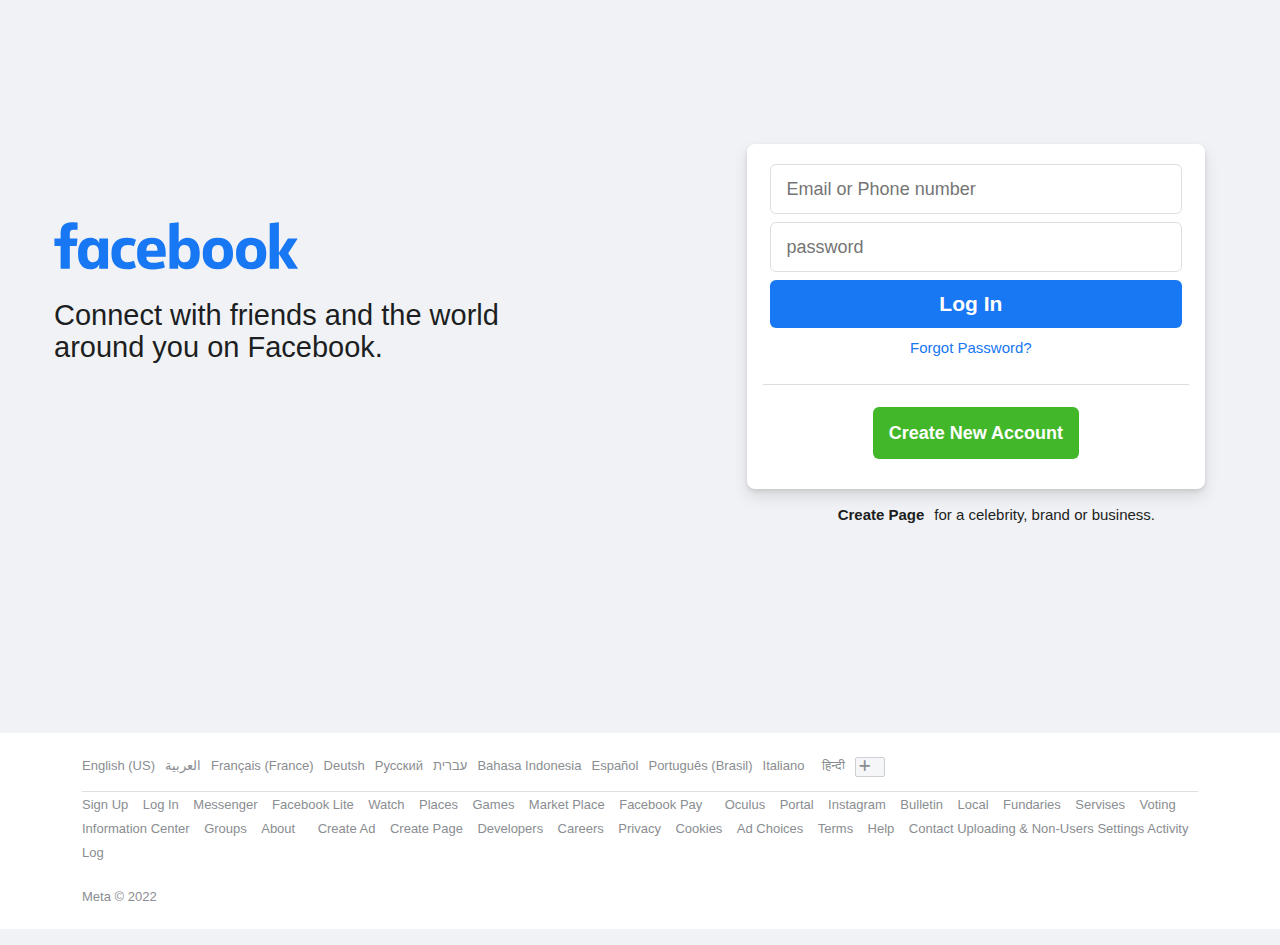
<file: index.html>
<!doctype html>
<html lang="en">
  <head>
    <meta charset="utf-8">
    <meta name="viewport" content="width=device-width, initial-scale=1">
    <link rel="icon" href="assets/img/log in/icon.png">
    <title>facebook - log in or sign up</title>
    <!-- font awesome 6 -->
    <link rel="stylesheet" href="assets/css/all.min.css">
    <!-- bootstrap 5 -->
    <link rel="stylesheet" href="assets/css/bootstrap.min.css" >
    <!-- custom css -->
    <link rel="stylesheet" href="assets/css/style.css">
  </head>
  <body>
    <header class="log-in pb-5">
      <div class="row w-100">
        <div class="col-md-6 logo d-flex align-items-center justify-content-end py-5">
          <div class="text w-100 ps-4 py-5 my-5">
            <img src="assets/img/log in/facebook.svg" alt="facebook logo (facebook world)" class="mt-5 pt-5" />
            <p class="p">Connect with friends and the world around you on Facebook.</p>
          </div>
        </div>
        <div class="col-md-5 offset-md-1 login-form d-flex align-items-center justify-content-center">
          <div class="form w-100 py-5 my-5">
            <form class="mb-3 mt-5">
              <div class="email pb-1">
                <input type="text" class="mail type py-4" name="email" placeholder="Email or Phone number" aria-label="Email or Phone number">
              </div>
              <div class="password py-1">
                <input type="text" class="pass type py-4" name="password" placeholder="password" aria-label="password">
              </div>
              <div class="btn-login py-1">
                <button value="1" class="selected text-capitalize" name="login" type="submit"><a href="home.html" class="text-capitalize">log in</a></button>
              </div>
              <div class="forget py-1">
                <a href="" class="text-capitalize">forgot password?</a>
              </div>
              <div class="line"></div>
              <div class="register py-1">
                <a href="" class="py-3 px-3 text-capitalize">create new account</a>
              </div>
            </form>
            <p><a href="" class="text-capitalize">create page</a>for a celebrity, brand or business.</p>
          </div>
        </div>
      </div>
    </header>
    <footer class="footer pt-4 bg-white mt-5">
      <div class="container">
        <div class="languages d-flex">
          <p class="text-capitalize">english (US)</p>
          <a href="log in arabic.html" class="link text-capitalize">العربية</a>
          <a href="#" class="link text-capitalize">français (France)</a>
          <a href="#" class="link text-capitalize">deutsh</a>
          <a href="#" class="link text-capitalize">pусский</a>
          <a href="#" class="link text-capitalize">עברית</a>
          <a href="#" class="link text-capitalize">bahasa indonesia</a>
          <a href="#" class="link text-capitalize">español</a>
          <a href="#" class="link text-capitalize">português (Brasil)</a>
          <a href="#" class="link text-capitalize">italiano</a>
          <a href="#" class="link text-capitalize ms-2">हिन्दी</a>
          <a href="#" class="link plus text-capitalize"><i class="fa-solid fa-plus"></i></a>
        </div>
        <div class="line"></div>
        <div class="services">
          <a href="#" class="link text-capitalize">sign up</a>
          <a href="#" class="link text-capitalize">log in</a>
          <a href="#" class="link text-capitalize">messenger</a>
          <a href="#" class="link text-capitalize">facebook lite</a>
          <a href="#" class="link text-capitalize">watch</a>
          <a href="#" class="link text-capitalize">places</a>
          <a href="#" class="link text-capitalize">games</a>
          <a href="#" class="link text-capitalize">market place</a>
          <a href="#" class="link text-capitalize">facebook pay</a>
          <a href="#" class="link text-capitalize ms-2">oculus</a>
          <a href="#" class="link text-capitalize">portal</a>
          <a href="#" class="link text-capitalize">instagram</a>
          <a href="#" class="link text-capitalize">bulletin</a>
          <a href="#" class="link text-capitalize">local</a>
          <a href="#" class="link text-capitalize">fundaries</a>
          <a href="#" class="link text-capitalize">servises</a>
          <a href="#" class="link text-capitalize">voting information center</a>
          <a href="#" class="link text-capitalize">groups</a>
          <a href="#" class="link text-capitalize">about</a>
          <a href="#" class="link text-capitalize ms-2">create ad</a>
          <a href="#" class="link text-capitalize">create page</a>
          <a href="#" class="link text-capitalize">developers</a>
          <a href="#" class="link text-capitalize">careers</a>
          <a href="#" class="link text-capitalize">privacy</a>
          <a href="#" class="link text-capitalize">cookies</a>
          <a href="#" class="link text-capitalize">ad choices</a>
          <a href="#" class="link text-capitalize">terms</a>
          <a href="#" class="link text-capitalize">help</a>
          <a href="#" class="link text-capitalize">Contact Uploading & Non-Users Settings Activity log</a>
          <p class="py-4">Meta © 2022</p>
        </div>
      </div>
    </footer>
    





    <!-- bootstrap 5 -->
    <script src="assets/js/bootstrap.bundle.min.js"></script>
  </body>
</html>
</file>
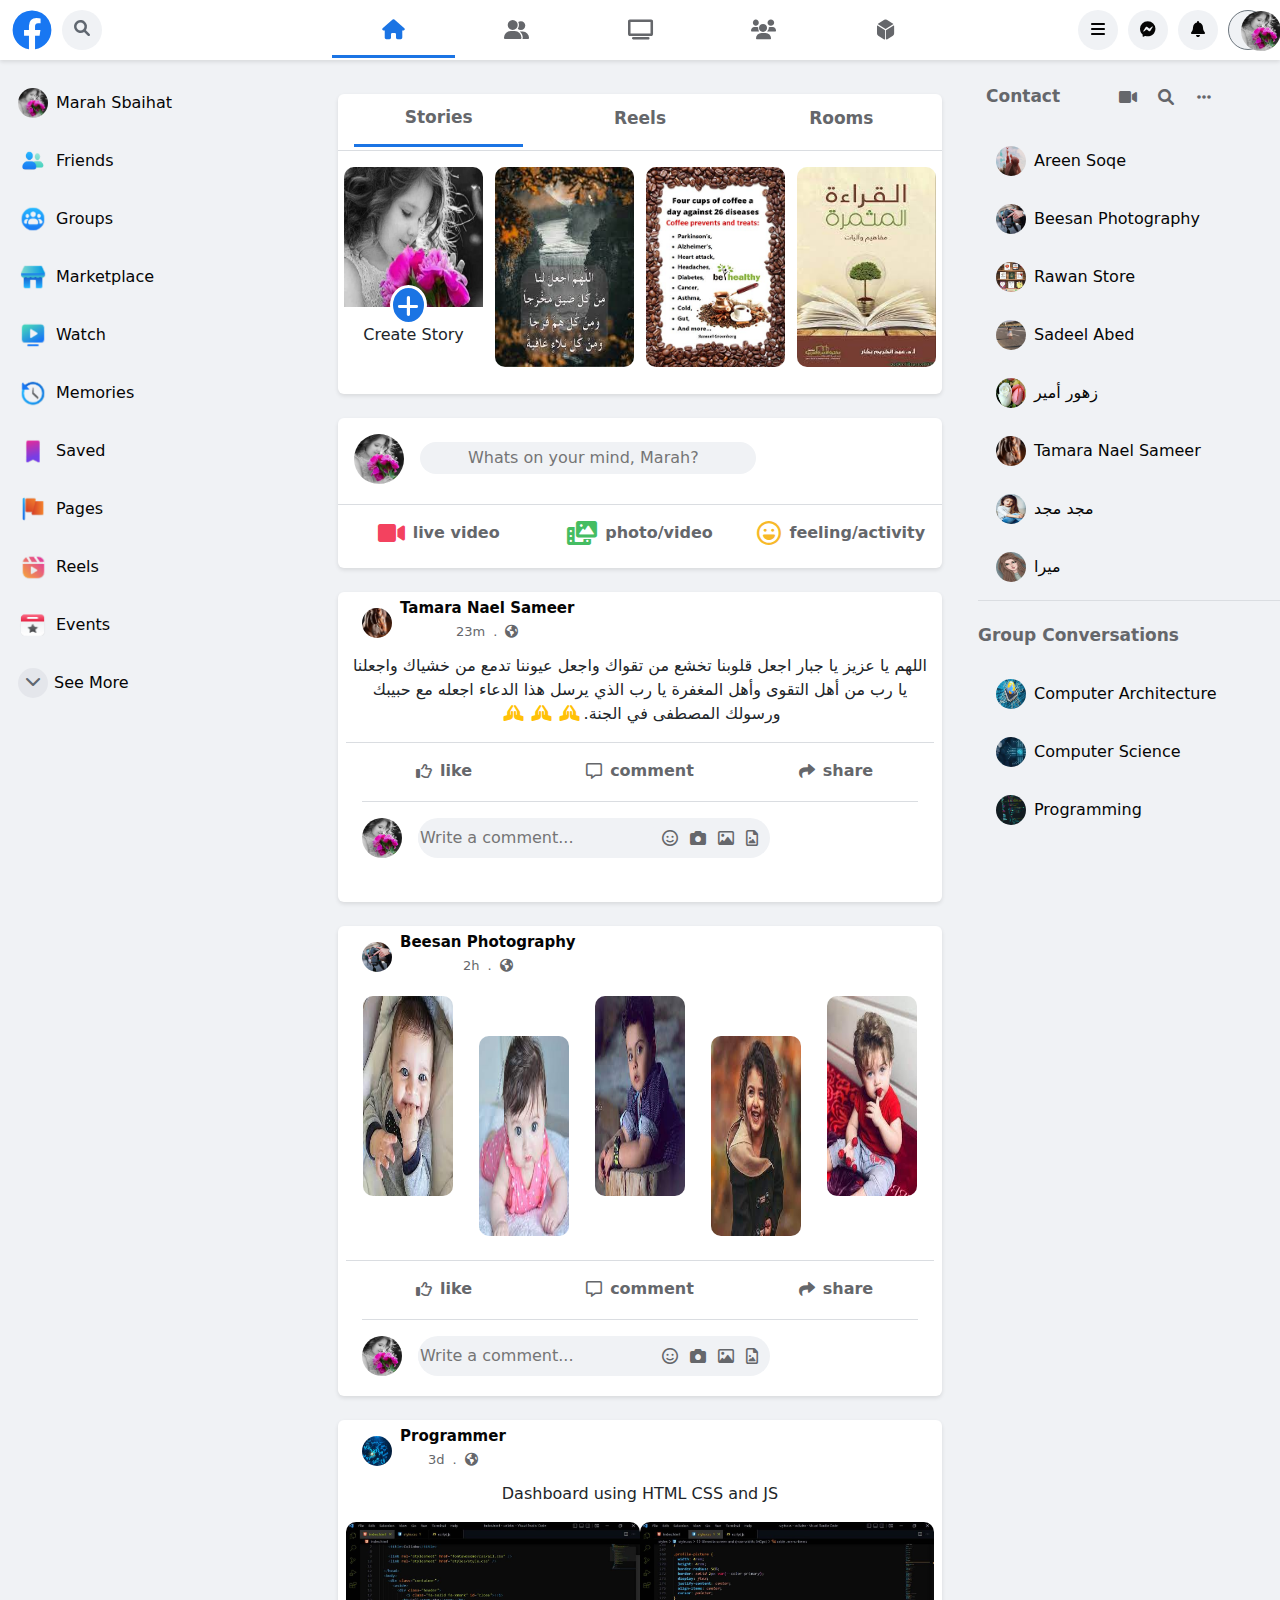
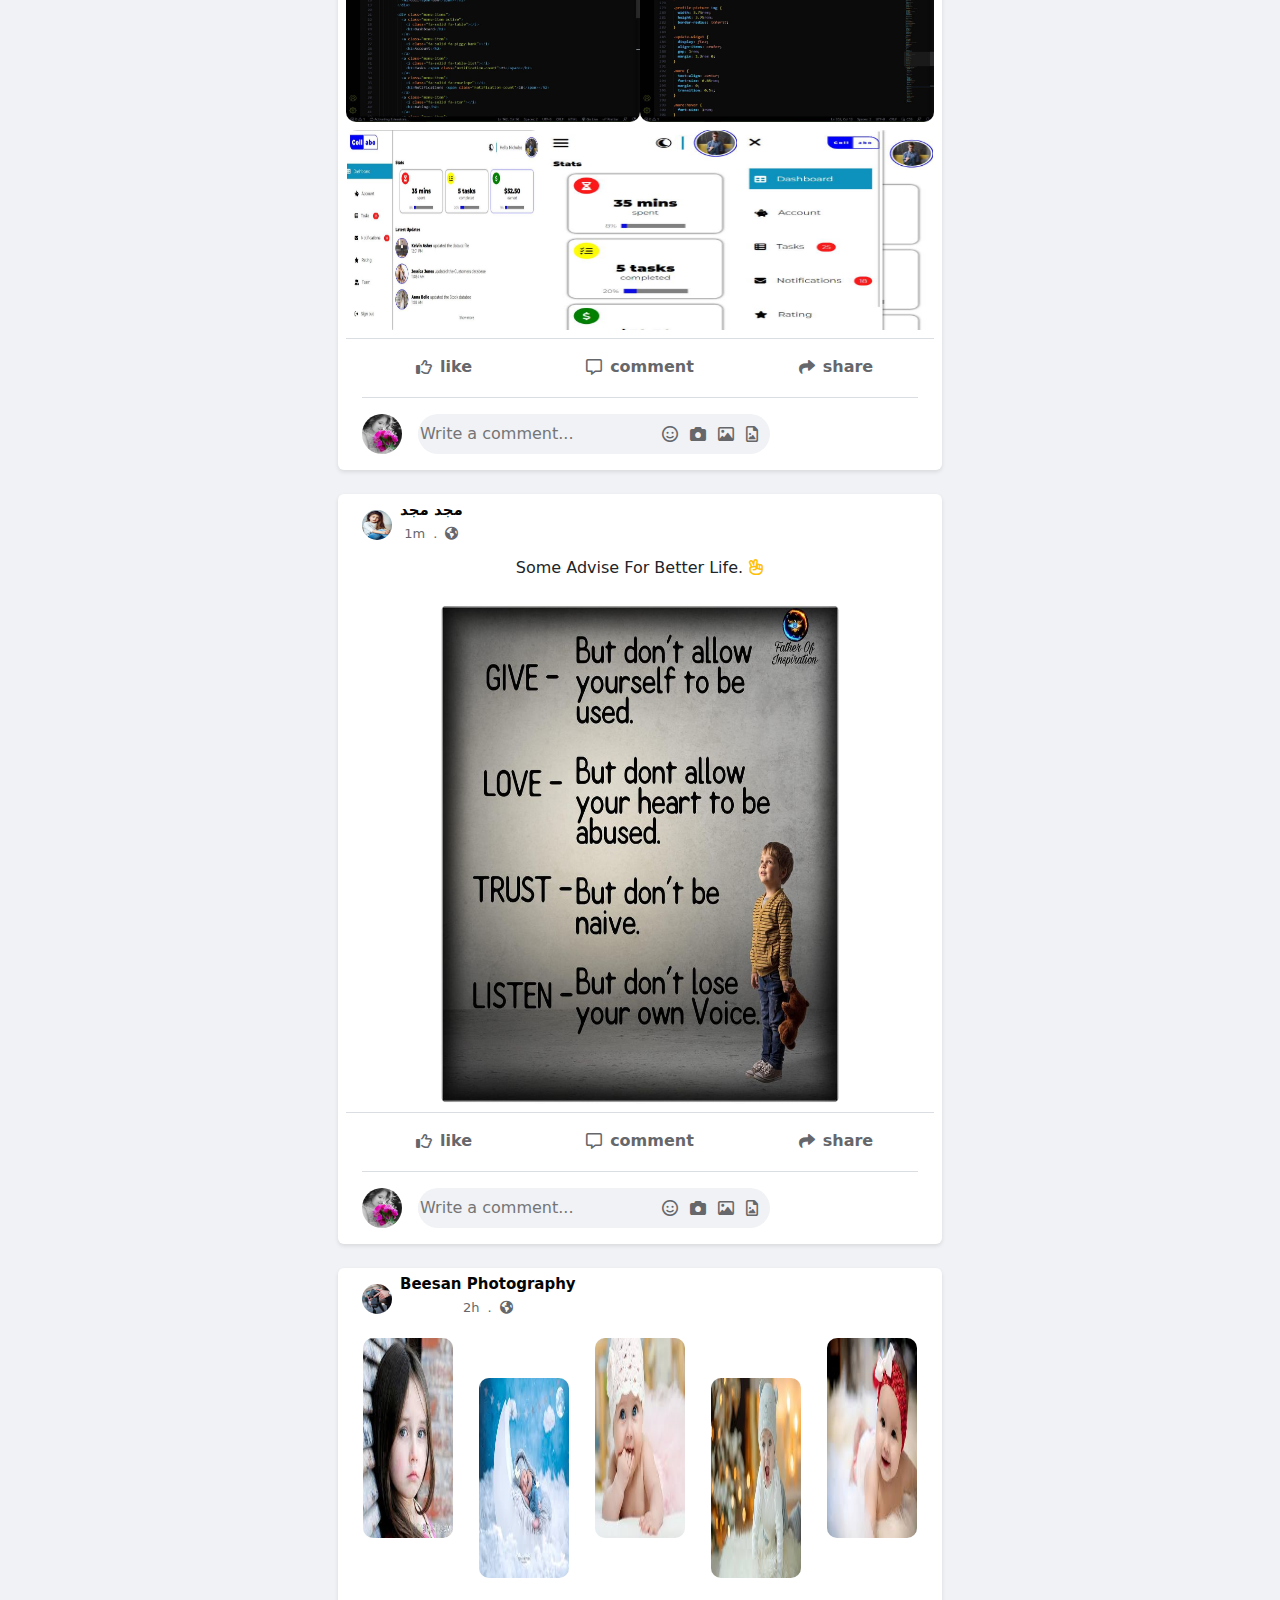
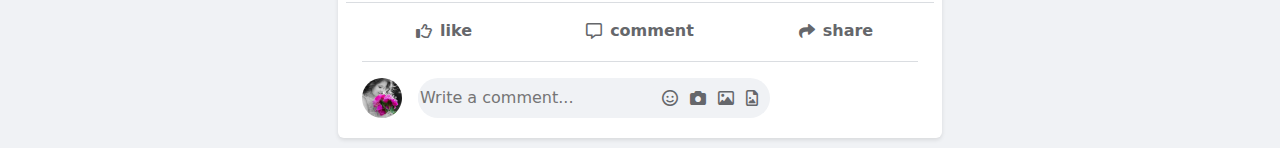
<file: home.html>
<!doctype html>
<html lang="en">

  <head>
    <meta charset="utf-8">
    <meta name="viewport" content="width=device-width, initial-scale=1">
    <link rel="icon" href="assets/img/log in/icon.png">
    <title>Facebook</title>
    <!-- font awesome 6 -->
    <link rel="stylesheet" href="assets/css/all.min.css">
    <!-- bootstrap 5 -->
    <link rel="stylesheet" href="assets/css/bootstrap.min.css" >
    <!-- custom css -->
    <link rel="stylesheet" href="assets/css/home.css">
  </head>

  <body>
    <nav class="fixed-top">
      <div class="container-fluid">
        <div class="row">
          <div class="col-md-3 left d-flex">
            <a href="#refresh" class="f"><i class="fa-brands fa-facebook"></i></a>
            <a href="#search" class="srch"><i class="fa-solid fa-magnifying-glass"></i></a>
            <a href="more.html" class="more"><i class="fa-solid fa-bars"></i></a>
          </div>
          <div class="col-md-6 middle d-flex justify-content-between">
            <a href="#home" class="link home active"><i class="fa-solid fa-house"></i></a>
            <a href="#friends" class="link friends"><i class="fa-solid fa-user-group"></i></a>
            <a href="#watch" class="link watch"><i class="fa-solid fa-tv"></i></a>
            <a href="#groups" class="link groups"><i class="fa-solid fa-users"></i></a>
            <a href="#gaming" class="link gaming"><i class="fa-solid fa-dice-d6"></i></a>
          </div>
          <div class="col-md-3 right d-flex justify-content-end">
            <a href="#create" class="linking create"><i class="fa-solid fa-plus"></i></a>
            <a href="#menu" class="linking menu"><i class="fa-solid fa-bars"></i></a>
            <a href="messenger.html" class="linking messenger"><i class="fa-brands fa-facebook-messenger"></i></a>
            <a href="#notification" class="linking notification"><i class="fa-solid fa-bell"></i></a>
            <a class="btn btn-secondary dropdown-toggle linking me" href="#" role="button" data-bs-toggle="dropdown" aria-expanded="false">
              <img src="assets/img/home/my-prof.jpg" alt="profile picture (a girl with a flowers)" />
            </a>
            <ul class="dropdown-menu drop">
              <li><a class="dropdown-item text-capitalize" href="profile.html"><img src="assets/img/home/my-prof.jpg" alt="profile picture (a girl with a flowers)" class="my-2" />my profile</a></li>
              <li><a class="dropdown-item text-capitalize" href="setting.html"><i class="fa-solid fa-gear my-2 me-3"></i>setting & privacy</a></li>
            </ul>
          </div>
        </div>
      </div>
    </nav>

    <section class="home">
      <div class="row d-flex">
        <div class="col-md-3 py-2">
          <div class="shortcut ps-2 text-capitalize d-flex flex-column mb-2">
            <a href="#me" class="d-flex align-items-center"><img src="assets/img/home/my-prof.jpg" alt="my profile shortcut" class="me-2" />marah sbaihat</a>
          </div>
          <div class="shortcut ps-2 text-capitalize d-flex flex-column mb-2">
            <a href="#friends" class="d-flex align-items-center"><img src="assets/img/home/friends.png" alt="friends shortcut" class="me-2" />friends</a>
          </div>
          <div class="shortcut ps-2 text-capitalize d-flex flex-column mb-2">
            <a href="#groups" class="d-flex align-items-center"><img src="assets/img/home/group.png" alt="group shortcut" class="me-2" />groups</a>
          </div>
          <div class="shortcut ps-2 text-capitalize d-flex flex-column mb-2">
            <a href="#marketplace" class="d-flex align-items-center"><img src="assets/img/home/market.png" alt="marketplace shortcut" class="me-2" />marketplace</a>
          </div>
          <div class="shortcut ps-2 text-capitalize d-flex flex-column mb-2">
            <a href="#watch" class="d-flex align-items-center"><img src="assets/img/home/watch.png" alt="watch shortcut" class="me-2" />watch</a>
          </div>
          <div class="shortcut ps-2 text-capitalize d-flex flex-column mb-2">
            <a href="#memories" class="d-flex align-items-center"><img src="assets/img/home/memories.png" alt="memories shortcut" class="me-2" />memories</a>
          </div>
          <div class="shortcut ps-2 text-capitalize d-flex flex-column mb-2">
            <a href="#saved" class="d-flex align-items-center"><img src="assets/img/home/saved.png" alt="saved shortcut" class="me-2" />saved</a>
          </div>
          <div class="shortcut ps-2 text-capitalize d-flex flex-column mb-2">
            <a href="#pages" class="d-flex align-items-center"><img src="assets/img/home/pages.png" alt="pages shortcut" class="me-2" />pages</a>
          </div>
          <div class="shortcut ps-2 text-capitalize d-flex flex-column mb-2">
            <a href="#reels" class="d-flex align-items-center"><img src="assets/img/home/reels.png" alt="reels shortcut" class="me-2" />reels</a>
          </div>
          <div class="shortcut ps-2 text-capitalize d-flex flex-column mb-2">
            <a href="#events" class="d-flex align-items-center"><img src="assets/img/home/events.png" alt="events shortcut" class="me-2" />events</a>
          </div>
          <div class="shortcut ps-2 text-capitalize d-flex flex-column mb-2">
            <a href="#see more" class="d-flex align-items-center"><i class="fa-solid fa-chevron-down see-more"></i>see more</a>
          </div>
        </div>
        <div class="col-md-6">
          <div class="container">
            <div class="content shorts rounded w-100 my-4">
              <div class="text d-flex justify-content-around">
                <a href="#stories" class="active d-flex justify-content-center align-items-center"><h2 class="h2 text-capitalize">stories</h2></a>
                <a href="#reels" class="d-flex justify-content-center align-items-center"><h2 class="h2 text-capitalize">reels</h2></a>
                <a href="#rooms" class="d-flex justify-content-center align-items-center"><h2 class="h2 text-capitalize">rooms</h2></a>
              </div>
              <div class="line mb-3"></div>
              <div class="stories d-flex justify-content-around pb-3">
                <div class="story rounded position-relative">
                  <i class="fa-solid fa-plus position-absolute"></i>
                  <img src="assets/img/home/my-prof.jpg" alt="my story">
                  <div class="icon bg-white rounded-bottom position-absolute">
                    <p class="pt-3 text-capitalize">create story</p>
                  </div>
                </div>
                <div class="story rounded"><img src="assets/img/home/story1.jpg" alt="story"></div>
                <div class="story rounded"><img src="assets/img/home/story2.jpg" alt="story"></div>
                <div class="story rounded"><img src="assets/img/home/story3.jpg" alt="story"></div>
              </div>
            </div>
            <div class="your-post content rounded w-100 pt-2 mt-4">
              <div class="prof d-flex">
                <a href="#my-profile"><img src="assets/img/home/my-prof.jpg" alt="my-profile" class="rounded-circle ms-3 mt-2 mb-3"/></a>
                <a href="#post"><input type="text" class="text type ms-3 py-1 px-5 mb-4 mt-3 rounded-pill" name="text" placeholder="Whats on your mind, Marah?" aria-label="Whats on your mind, Marah?"></a>
              </div>
              <div class="line my-1"></div>
              <div class="reaction d-flex justify-content-around my-2">
                <a href="#like" class="rounded d-flex align-items-center justify-content-center"><i class="fa-solid fa-video fa-xl me-2 live"></i>live video</a>
                <a href="#comment" class="rounded d-flex align-items-center justify-content-center"><i class="fa-solid fa-photo-film fa-xl me-2 photo"></i>photo/video</a>
                <a href="#share" class="rounded d-flex align-items-center justify-content-center"><i class="fa-regular fa-face-laugh fa-xl me-2 face"></i>feeling/activity</a>
              </div>
            </div>
            <div class="pray content rounded w-100 py-2 px-2 mt-4">
              <div class="name d-flex">
                <a href="#profile" class="personal ps-2 ms-2 my-2">
                  <div class="img">
                    <img src="assets/img/home/TNS.jpg" class="me-2" />
                  </div>
                </a>
                <div class="p-name">
                  <a href="#" class="personal">
                    <p class="p text-capitalize mt-2">tamara nael sameer</p>
                  </a>
                  <a href="#" class="personal">
                    <p class="p1">23m<span class="ms-2">.</span><i class="fa-solid fa-earth-americas ms-2"></i></p>
                  </a>
                </div>
              </div>
              <div class="text">
                <div class="ar">
                  <p>اللهم يا عزيز يا جبار اجعل قلوبنا تخشع من تقواك واجعل عيوننا تدمع من خشياك واجعلنا يا رب من أهل التقوى وأهل المغفرة يا رب الذي يرسل هذا الدعاء اجعله مع حبيبك ورسولك المصطفى في الجنة.<i class="fa-solid fa-hands-praying text-warning mx-1"></i><i class="fa-solid fa-hands-praying text-warning mx-1"></i><i class="fa-solid fa-hands-praying text-warning mx-1"></i></p>
                </div>
              </div>
              <div class="line"></div>
              <div class="reaction d-flex justify-content-around mt-2">
                <a href="#like" class="like rounded d-flex align-items-center justify-content-center"><i class="fa-regular fa-thumbs-up me-2"></i>like</a>
                <a href="#comment" class="rounded d-flex align-items-center justify-content-center"><i class="fa-regular fa-message me-2"></i>comment</a>
                <a href="#share" class="rounded d-flex align-items-center justify-content-center"><i class="fa-solid fa-share me-2"></i>share</a>
              </div>
              <div class="line mx-3"></div>
              <div class="com d-flex">
                <a href="#my-profile"><img src="assets/img/home/my-prof.jpg" alt="my-profile" class="rounded-circle ms-3 mt-3 mb-3"/></a>
                <div class="input d-flex align-items-center rounded-pill ms-3 py-1 mb-4 mt-3 ">
                  <input type="text" class="text type rounded-pill" name="text" placeholder="Write a comment..." aria-label="Write a comment...">
                  <a href="#" class="face rounded-circle py-1 mb-4 mt-4 mx-1 d-flex align-items-center"><i class="fa-regular fa-face-smile"></i></a>
                  <a href="#" class="face rounded-circle py-1 mb-4 mt-4 mx-1 d-flex align-items-center"><i class="fa-solid fa-camera"></i></a>
                  <a href="#" class="face rounded-circle py-1 mb-4 mt-4 mx-1 d-flex align-items-center"><i class="fa-regular fa-image"></i></a>
                  <a href="#" class="face rounded-circle py-1 mb-4 mt-4 mx-1 d-flex align-items-center"><i class="fa-regular fa-file-image"></i></a>
                </div>
              </div>
            </div>
            <div class="photograph content rounded w-100 py-2 px-2 mt-4">
              <div class="name d-flex">
                <a href="#profile" class="personal ps-2 ms-2 my-2">
                  <div class="img">
                    <img src="assets/img/home/Beesan photography.jpg" class="me-2" />
                  </div>
                </a>
                <div class="p-name">
                  <a href="#" class="personal">
                    <p class="p text-capitalize mt-2">beesan photography</p>
                  </a>
                  <a href="#" class="personal">
                    <p class="p1">2h<span class="ms-2">.</span><i class="fa-solid fa-earth-americas ms-2"></i></p>
                  </a>
                </div>
              </div>
              <div class="text">
                <div class="d-flex justify-content-around mx-1">
                  <img src="assets/img/home/baby1.jpg" alt="baby photo" class="mb-4 mt-2">
                  <img src="assets/img/home/baby2.jpg" alt="baby photo" class="mb-4 mt-5">
                  <img src="assets/img/home/baby3.jpg" alt="baby photo" class="mb-4 mt-2">
                  <img src="assets/img/home/baby4.jpg" alt="baby photo" class="mb-4 mt-5">
                  <img src="assets/img/home/baby5.jpg" alt="baby photo" class="mb-4 mt-2">
                </div>
              </div>
              <div class="line"></div>
              <div class="reaction d-flex justify-content-around mt-2">
                <a href="#like" class="like rounded d-flex align-items-center justify-content-center"><i class="fa-regular fa-thumbs-up me-2"></i>like</a>
                <a href="#comment" class="rounded d-flex align-items-center justify-content-center"><i class="fa-regular fa-message me-2"></i>comment</a>
                <a href="#share" class="rounded d-flex align-items-center justify-content-center"><i class="fa-solid fa-share me-2"></i>share</a>
              </div>
              <div class="line mx-3"></div>
              <div class="com d-flex">
                <a href="#my-profile"><img src="assets/img/home/my-prof.jpg" alt="my-profile" class="rounded-circle ms-3 mt-3 mb-3"/></a>
                <div class="input d-flex align-items-center rounded-pill ms-3 py-1 mb-4 mt-3 ">
                  <input type="text" class="text type rounded-pill" name="text" placeholder="Write a comment..." aria-label="Write a comment...">
                  <a href="#" class="face rounded-circle py-1 mb-4 mt-4 mx-1 d-flex align-items-center"><i class="fa-regular fa-face-smile"></i></a>
                  <a href="#" class="face rounded-circle py-1 mb-4 mt-4 mx-1 d-flex align-items-center"><i class="fa-solid fa-camera"></i></a>
                  <a href="#" class="face rounded-circle py-1 mb-4 mt-4 mx-1 d-flex align-items-center"><i class="fa-regular fa-image"></i></a>
                  <a href="#" class="face rounded-circle py-1 mb-4 mt-4 mx-1 d-flex align-items-center"><i class="fa-regular fa-file-image"></i></a>
                </div>
              </div>
            </div>
            <div class="post-programming content rounded w-100 py-2 px-2 mt-4">
              <div class="name d-flex">
                <a href="#profile" class="personal ps-2 ms-2 my-2">
                  <div class="img">
                    <img src="assets/img/home/programmer.jpg" class="me-2" />
                  </div>
                </a>
                <div class="p-name">
                  <a href="#" class="personal">
                    <p class="p text-capitalize mt-2">programmer</p>
                  </a>
                  <a href="#" class="personal">
                    <p class="p1">3d<span class="ms-2">.</span><i class="fa-solid fa-earth-americas ms-2"></i></p>
                  </a>
                </div>
              </div>
              <div class="text">
                <div class="code">
                  <p>Dashboard using HTML CSS and JS</p>
                  <div class="d-flex justify-content-around mb-2">
                    <img class="second" src="assets/img/home/1.jpg" alt="code">
                    <img class="second" src="assets/img/home/2.jpg" alt="code">
                  </div>
                  <div class="d-flex justify-content-around mb-2">
                    <img class="third" src="assets/img/home/4.jpg" alt="screen">
                    <img class="third" src="assets/img/home/3.jpg" alt="screen">
                    <img class="third" src="assets/img/home/5.jpg" alt="screen">
                  </div>
                </div>
              </div>
              <div class="line"></div>
              <div class="reaction d-flex justify-content-around mt-2">
                <a href="#like" class="like rounded d-flex align-items-center justify-content-center"><i class="fa-regular fa-thumbs-up me-2"></i>like</a>
                <a href="#comment" class="rounded d-flex align-items-center justify-content-center"><i class="fa-regular fa-message me-2"></i>comment</a>
                <a href="#share" class="rounded d-flex align-items-center justify-content-center"><i class="fa-solid fa-share me-2"></i>share</a>
              </div>
              <div class="line mx-3"></div>
              <div class="com d-flex">
                <a href="#my-profile"><img src="assets/img/home/my-prof.jpg" alt="my-profile" class="rounded-circle ms-3 mt-3 mb-3"/></a>
                <div class="input d-flex align-items-center rounded-pill ms-3 py-1 mb-4 mt-3 ">
                  <input type="text" class="text type rounded-pill" name="text" placeholder="Write a comment..." aria-label="Write a comment...">
                  <a href="#" class="face rounded-circle py-1 mb-4 mt-4 mx-1 d-flex align-items-center"><i class="fa-regular fa-face-smile"></i></a>
                  <a href="#" class="face rounded-circle py-1 mb-4 mt-4 mx-1 d-flex align-items-center"><i class="fa-solid fa-camera"></i></a>
                  <a href="#" class="face rounded-circle py-1 mb-4 mt-4 mx-1 d-flex align-items-center"><i class="fa-regular fa-image"></i></a>
                  <a href="#" class="face rounded-circle py-1 mb-4 mt-4 mx-1 d-flex align-items-center"><i class="fa-regular fa-file-image"></i></a>
                </div>
              </div>
            </div>
            <div class="post content rounded w-100 py-2 px-2 mt-4">
              <div class="name d-flex">
                <a href="#profile" class="personal ps-2 ms-2 my-2">
                  <div class="img">
                    <img src="assets/img/home/مجد مجد.jpg" class="me-2" />
                  </div>
                </a>
                <div class="p-name">
                  <a href="#" class="personal">
                    <p class="p text-capitalize mt-2">مجد مجد</p>
                  </a>
                  <a href="#" class="personal">
                    <p class="p1">1m<span class="ms-2">.</span><i class="fa-solid fa-earth-americas ms-2"></i></p>
                  </a>
                </div>
              </div>
              <div class="text">
                <div class="picture">
                  <p class="text-capitalize">some advise for better life. <i class="fa-regular fa-hand-peace text-warning"></i></p>
                  <img src="assets/img/home/post.jpg" alt="advice for a better life" class="mx-2 my-2" />
                </div>
              </div>
              <div class="line"></div>
              <div class="reaction d-flex justify-content-around mt-2">
                <a href="#like" class="like rounded d-flex align-items-center justify-content-center"><i class="fa-regular fa-thumbs-up me-2"></i>like</a>
                <a href="#comment" class="rounded d-flex align-items-center justify-content-center"><i class="fa-regular fa-message me-2"></i>comment</a>
                <a href="#share" class="rounded d-flex align-items-center justify-content-center"><i class="fa-solid fa-share me-2"></i>share</a>
              </div>
              <div class="line mx-3"></div>
              <div class="com d-flex">
                <a href="#my-profile"><img src="assets/img/home/my-prof.jpg" alt="my-profile" class="rounded-circle ms-3 mt-3 mb-3"/></a>
                <div class="input d-flex align-items-center rounded-pill ms-3 py-1 mb-4 mt-3 ">
                  <input type="text" class="text type rounded-pill" name="text" placeholder="Write a comment..." aria-label="Write a comment...">
                  <a href="#" class="face rounded-circle py-1 mb-4 mt-4 mx-1 d-flex align-items-center"><i class="fa-regular fa-face-smile"></i></a>
                  <a href="#" class="face rounded-circle py-1 mb-4 mt-4 mx-1 d-flex align-items-center"><i class="fa-solid fa-camera"></i></a>
                  <a href="#" class="face rounded-circle py-1 mb-4 mt-4 mx-1 d-flex align-items-center"><i class="fa-regular fa-image"></i></a>
                  <a href="#" class="face rounded-circle py-1 mb-4 mt-4 mx-1 d-flex align-items-center"><i class="fa-regular fa-file-image"></i></a>
                </div>
              </div>
            </div>
            <div class="photograph content rounded w-100 py-2 px-2 mt-4">
              <div class="name d-flex">
                <a href="#profile" class="personal ps-2 ms-2 my-2">
                  <div class="img">
                    <img src="assets/img/home/Beesan photography.jpg" class="me-2" />
                  </div>
                </a>
                <div class="p-name">
                  <a href="#" class="personal">
                    <p class="p text-capitalize mt-2">beesan photography</p>
                  </a>
                  <a href="#" class="personal">
                    <p class="p1">2h<span class="ms-2">.</span><i class="fa-solid fa-earth-americas ms-2"></i></p>
                  </a>
                </div>
              </div>
              <div class="text">
                <div class="d-flex justify-content-around mx-1">
                  <img src="assets/img/home/baby6.jpg" alt="baby photo" class="mb-4 mt-2">
                  <img src="assets/img/home/baby7.jpg" alt="baby photo" class="mb-4 mt-5">
                  <img src="assets/img/home/baby8.jpg" alt="baby photo" class="mb-4 mt-2">
                  <img src="assets/img/home/baby9.jpg" alt="baby photo" class="mb-4 mt-5">
                  <img src="assets/img/home/baby10.jpg" alt="baby photo" class="mb-4 mt-2">
                </div>
              </div>
              <div class="line"></div>
              <div class="reaction d-flex justify-content-around mt-2">
                <a href="#like" class="like rounded d-flex align-items-center justify-content-center"><i class="fa-regular fa-thumbs-up me-2"></i>like</a>
                <a href="#comment" class="rounded d-flex align-items-center justify-content-center"><i class="fa-regular fa-message me-2"></i>comment</a>
                <a href="#share" class="rounded d-flex align-items-center justify-content-center"><i class="fa-solid fa-share me-2"></i>share</a>
              </div>
              <div class="line mx-3"></div>
              <div class="com d-flex">
                <a href="#my-profile"><img src="assets/img/home/my-prof.jpg" alt="my-profile" class="rounded-circle ms-3 mt-3 mb-3"/></a>
                <div class="input d-flex align-items-center rounded-pill ms-3 py-1 mb-4 mt-3 ">
                  <input type="text" class="text type rounded-pill" name="text" placeholder="Write a comment..." aria-label="Write a comment...">
                  <a href="#" class="face rounded-circle py-1 mb-4 mt-4 mx-1 d-flex align-items-center"><i class="fa-regular fa-face-smile"></i></a>
                  <a href="#" class="face rounded-circle py-1 mb-4 mt-4 mx-1 d-flex align-items-center"><i class="fa-solid fa-camera"></i></a>
                  <a href="#" class="face rounded-circle py-1 mb-4 mt-4 mx-1 d-flex align-items-center"><i class="fa-regular fa-image"></i></a>
                  <a href="#" class="face rounded-circle py-1 mb-4 mt-4 mx-1 d-flex align-items-center"><i class="fa-regular fa-file-image"></i></a>
                </div>
              </div>
            </div>
          </div>
        </div>
        <div class="col-md-3">
          <div class="friends ps-2 text-capitalize d-flex mt-3">
            <h2 class="h2 text text-capitalize me-5">contact</h2>
            <a href="#new-room" class="conect  me-2"><i class="fa-solid fa-video"></i></a>
            <a href="#search" class="conect me-2"><i class="fa-solid fa-magnifying-glass"></i></a>
            <a href="#option" class="conect"><i class="fa-solid fa-ellipsis"></i></a>
          </div>
          <div class="friends ps-2 text-capitalize d-flex flex-column mb-2">
            <a href="#" class="d-flex align-items-center"><img src="assets/img/home/areenso.jpg" alt="profile picture" class="me-2" />areen soqe</a>
          </div>
          <div class="friends ps-2 text-capitalize d-flex flex-column mb-2">
            <a href="#" class="d-flex align-items-center"><img src="assets/img/home/Beesan photography.jpg" alt="profile picture" class="me-2" />beesan photography</a>
          </div>
          <div class="friends ps-2 text-capitalize d-flex flex-column mb-2">
            <a href="#" class="d-flex align-items-center"><img src="assets/img/home/rawan store.jpg" alt="profile picture" class="me-2" />rawan store</a>
          </div>
          <div class="friends ps-2 text-capitalize d-flex flex-column mb-2">
            <a href="#" class="d-flex align-items-center"><img src="assets/img/home/sadeel.jpg" alt="profile picture" class="me-2" />sadeel abed</a>
          </div>
          <div class="friends ps-2 text-capitalize d-flex flex-column mb-2">
            <a href="#" class="d-flex align-items-center"><img src="assets/img/home/زهور امير.jpg" alt="profile picture" class="me-2" />زهور أمير</a>
          </div>
          <div class="friends ps-2 text-capitalize d-flex flex-column mb-2">
            <a href="#" class="d-flex align-items-center"><img src="assets/img/home/TNS.jpg" alt="profile picture" class="me-2" />tamara nael sameer</a>
          </div>
          <div class="friends ps-2 text-capitalize d-flex flex-column mb-2">
            <a href="#" class="d-flex align-items-center"><img src="assets/img/home/مجد مجد.jpg" alt="profile picture" class="me-2" />مجد مجد</a>
          </div>
          <div class="friends ps-2 text-capitalize d-flex flex-column mb-2">
            <a href="#" class="d-flex align-items-center"><img src="assets/img/home/ميرا.jpg" alt="profile picture" class="me-2" />ميرا</a>
          </div>
          <div class="line"></div>
          <div class="contact-group my-4">
            <h2 class="h2 text text-capitalize me-5">group conversations</h2>
          </div>
          <div class="friends ps-2 text-capitalize d-flex flex-column mb-2">
            <a href="#" class="d-flex align-items-center"><img src="assets/img/home/computer architecture.jpg" alt="profile picture" class="me-2" />computer architecture</a>
          </div>
          <div class="friends ps-2 text-capitalize d-flex flex-column mb-2">
            <a href="#" class="d-flex align-items-center"><img src="assets/img/home/computer science.jpg" alt="profile picture" class="me-2" />computer science</a>
          </div>
          <div class="friends ps-2 text-capitalize d-flex flex-column mb-2">
            <a href="#" class="d-flex align-items-center"><img src="assets/img/home/programming.jpg" alt="profile picture" class="me-2" />programming</a>
          </div>
        </div>
      </div>
    </section>

    <!-- bootstrap 5 -->
    <script src="assets/js/bootstrap.bundle.min.js"></script>
  </body>
</html>
</file>
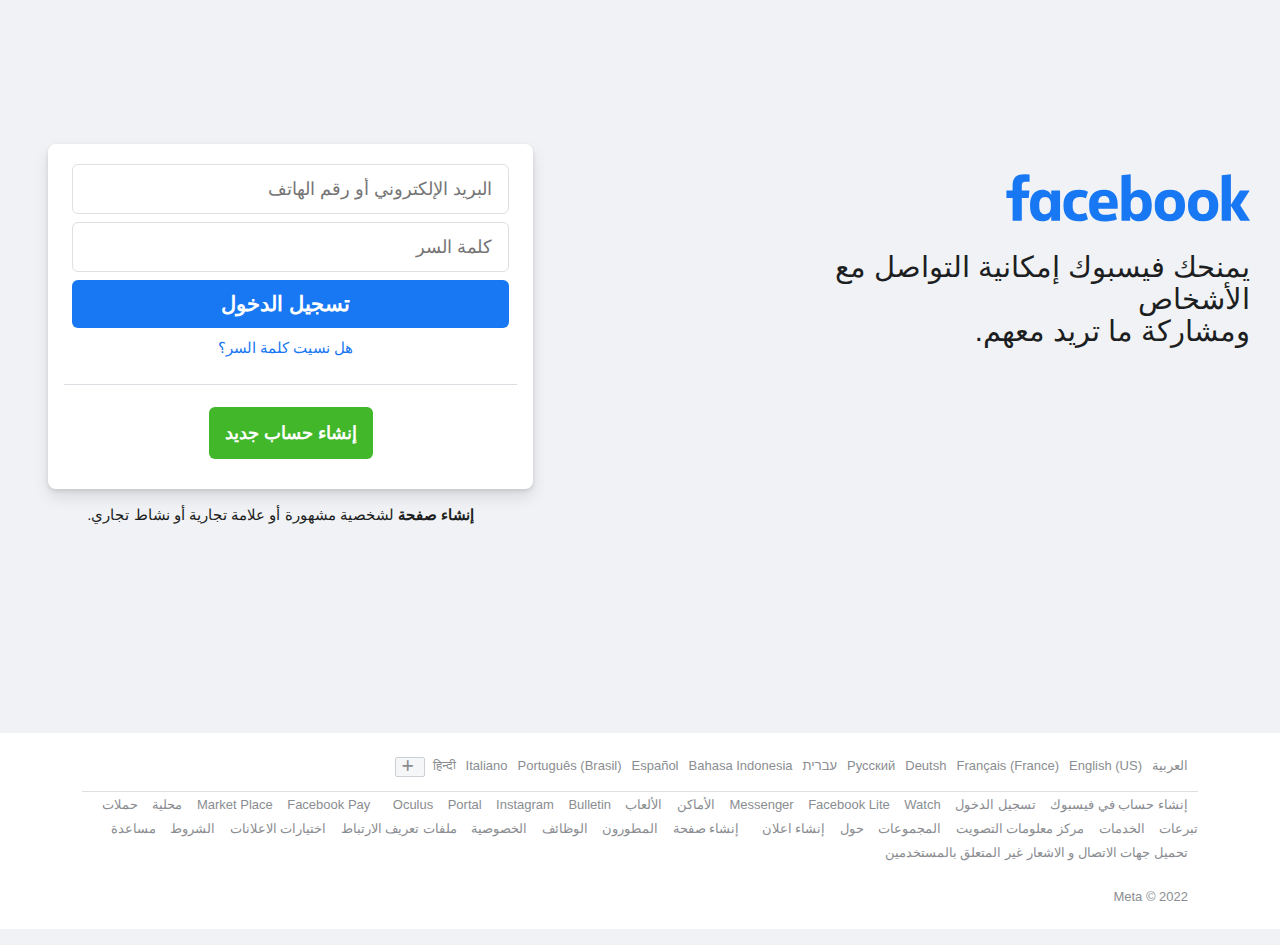
<file: log in arabic.html>
<!doctype html>
<html lang="ar">
  <head>
    <meta charset="utf-8">
    <meta name="viewport" content="width=device-width, initial-scale=1">
    <link rel="icon" href="assets/img/log in/icon.png">
    <title>فيسبوك - تسجيل الدخول أو الاشتراك</title>
    <!-- font awesome 6 -->
    <link rel="stylesheet" href="assets/css/all.min.css">
    <!-- bootstrap 5 -->
    <link rel="stylesheet" href="assets/css/bootstrap.min.css" >
    <!-- custom css -->
    <link rel="stylesheet" href="assets/css/log in arabic.css">
  </head>
  <body>
    <header class="log-in pb-5">
      <div class="row w-100">
        <div class="col-md-6  offset-md-1 logo d-flex align-items-center justify-content-end">
          <div class="text w-100 py-5 my-5">
            <img src="assets/img/log in/facebook.svg" alt="facebook logo (facebook world)" class="mt-5 pt-5" />
            <p class="p">يمنحك فيسبوك إمكانية التواصل مع الأشخاص <br> ومشاركة ما تريد معهم.</p>
          </div>
        </div>
        <div class="col-md-5 login-form d-flex align-items-center justify-content-center">
          <div class="form w-100 py-5 my-5 ps-4">
            <form class="mb-3 mt-5">
              <div class="email pb-1">
                <input type="text" class="mail type py-4" name="email" placeholder="البريد الإلكتروني أو رقم الهاتف" aria-label="البريد الإلكتروني أو رقم الهاتف">
              </div>
              <div class="password py-1">
                <input type="text" class="pass type py-4" name="password" placeholder="كلمة السر" aria-label="كلمة السر">
              </div>
              <div class="btn-login py-1">
                <button value="1" class="selected" name="login" type="submit"><a href="home.html" class="text-capitalize">تسجيل الدخول</a></button>
              </div>
              <div class="forget py-1">
                <a href="">هل نسيت كلمة السر؟</a>
              </div>
              <div class="line"></div>
              <div class="register py-1">
                <a href="" class="py-3 px-3">إنشاء حساب جديد</a>
              </div>
            </form>
            <p><a href="">إنشاء صفحة</a> لشخصية مشهورة أو علامة تجارية أو نشاط تجاري.</p>
          </div>
        </div>
      </div>
    </header>
    <footer class="footer pt-4 bg-white mt-5">
      <div class="container">
        <div class="languages d-flex">
          <p>العربية</p>
          <a href="index.html" class="link text-capitalize">english (US)</a>
          <a href="" class="link text-capitalize">français (France)</a>
          <a href="" class="link text-capitalize">deutsh</a>
          <a href="" class="link text-capitalize">pусский</a>
          <a href="" class="link text-capitalize">עברית</a>
          <a href="" class="link text-capitalize">bahasa indonesia</a>
          <a href="" class="link text-capitalize">español</a>
          <a href="" class="link text-capitalize">português (Brasil)</a>
          <a href="" class="link text-capitalize">italiano</a>
          <a href="" class="link text-capitalize ms-2">हिन्दी</a>
          <a href="" class="link plus text-capitalize"><i class="fa-solid fa-plus"></i></a>
        </div>
        <div class="line"></div>
        <div class="services">
          <a href="" class="link text-capitalize">إنشاء حساب في فيسبوك</a>
          <a href="" class="link text-capitalize">تسجيل الدخول</a>
          <a href="" class="link text-capitalize">messenger</a>
          <a href="" class="link text-capitalize">facebook lite</a>
          <a href="" class="link text-capitalize">watch</a>
          <a href="" class="link text-capitalize">الأماكن</a>
          <a href="" class="link text-capitalize">الألعاب</a>
          <a href="" class="link text-capitalize">market place</a>
          <a href="" class="link text-capitalize">facebook pay</a>
          <a href="" class="link text-capitalize ms-2">oculus</a>
          <a href="" class="link text-capitalize">portal</a>
          <a href="" class="link text-capitalize">instagram</a>
          <a href="" class="link text-capitalize">bulletin</a>
          <a href="" class="link text-capitalize">محلية</a>
          <a href="" class="link text-capitalize">حملات تبرعات</a>
          <a href="" class="link text-capitalize">الخدمات</a>
          <a href="" class="link text-capitalize">مركز معلومات التصويت</a>
          <a href="" class="link text-capitalize">المجموعات</a>
          <a href="" class="link text-capitalize">حول</a>
          <a href="" class="link text-capitalize ms-2">إنشاء اعلان</a>
          <a href="" class="link text-capitalize">إنشاء صفحة</a>
          <a href="" class="link text-capitalize">المطورون</a>
          <a href="" class="link text-capitalize">الوظائف</a>
          <a href="" class="link text-capitalize">الخصوصية</a>
          <a href="" class="link text-capitalize">ملفات تعريف الارتباط</a>
          <a href="" class="link text-capitalize">اختيارات الاعلانات</a>
          <a href="" class="link text-capitalize">الشروط</a>
          <a href="" class="link text-capitalize">مساعدة</a>
          <a href="" class="link text-capitalize">تحميل جهات الاتصال و الاشعار غير المتعلق بالمستخدمين</a>
          <p class="py-4">Meta © 2022</p>
        </div>
      </div>
    </footer>
    





    <!-- bootstrap 5 -->
    <script src="assets/js/bootstrap.bundle.min.js"></script>
  </body>
</html>
</file>
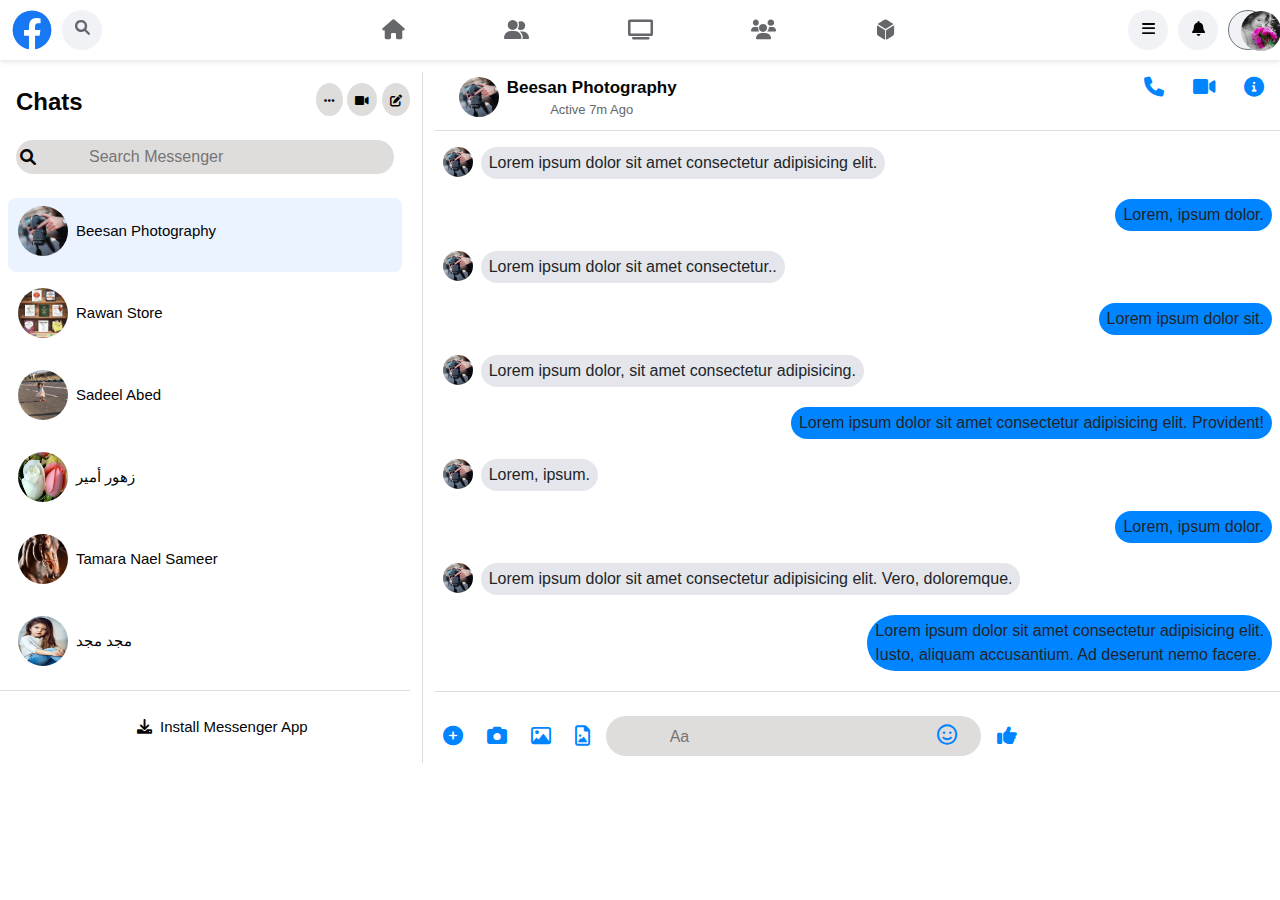
<file: messenger.html>
<!doctype html>
<html lang="en">
  <head>
    <meta charset="utf-8">
    <meta name="viewport" content="width=device-width, initial-scale=1">
    <link rel="icon" href="assets/img/log in/icon.png">
    <title>Messenger | Facebook</title>
    <!-- font awesome 6 -->
    <link rel="stylesheet" href="assets/css/all.min.css">
    <!-- bootstrap 5 -->
    <link rel="stylesheet" href="assets/css/bootstrap.min.css" >
    <!-- custom css -->
    <link rel="stylesheet" href="assets/css/messenger.css">
  </head>
  <body>
    <nav class="fixed-top">
      <div class="container-fluid">
        <div class="row">
          <div class="col-md-3 left d-flex">
            <a href="#refresh" class="f"><i class="fa-brands fa-facebook"></i></a>
            <a href="#search" class="srch"><i class="fa-solid fa-magnifying-glass"></i></a>
            <a href="more.html" class="more active"><i class="fa-solid fa-bars"></i></a>
          </div>
          <div class="col-md-6 middle d-flex justify-content-between">
            <a href="home.html" class="link home"><i class="fa-solid fa-house"></i></a>
            <a href="#friends" class="link friends"><i class="fa-solid fa-user-group"></i></a>
            <a href="#watch" class="link watch"><i class="fa-solid fa-tv"></i></a>
            <a href="#groups" class="link groups"><i class="fa-solid fa-users"></i></a>
            <a href="#gaming" class="link gaming"><i class="fa-solid fa-dice-d6"></i></a>
          </div>
          <div class="col-md-3 right d-flex justify-content-end">
            <a href="#create" class="linking create"><i class="fa-solid fa-plus"></i></a>
            <a href="#menu" class="linking menu"><i class="fa-solid fa-bars"></i></a>
            <a href="#notification" class="linking notification"><i class="fa-solid fa-bell"></i></a>
            <a class="btn btn-secondary dropdown-toggle linking me" href="#" role="button" data-bs-toggle="dropdown" aria-expanded="false">
              <img src="assets/img/home/my-prof.jpg" alt="profile picture (a girl with a flowers)" />
            </a>
            <ul class="dropdown-menu drop">
              <li><a class="dropdown-item text-capitalize" href="profile.html"><img src="assets/img/home/my-prof.jpg" alt="profile picture (a girl with a flowers)" class="my-2" />my profile</a></li>
              <li><a class="dropdown-item text-capitalize" href="setting.html"><i class="fa-solid fa-gear my-2 me-3"></i>setting & privacy</a></li>
            </ul>
          </div>
        </div>
      </div>
    </nav>

    <section class="messages mt-4 pt-5">
      <div class="row">
        <div class="col-md-4">
          <div class="top">
            <div class="d-flex justify-content-between mt-3">
              <div class="left ms-3">
                <h1 class="h1 text-capitalize">chats</h1>
              </div>
              <div class="right">
                <a href="#" class="px-2 py-2"><i class="fa-solid fa-ellipsis"></i></a>
                <a href="#" class="px-2 py-2"><i class="fa-solid fa-video"></i></a>
                <a href="#" class="px-2 py-2"><i class="fa-regular fa-pen-to-square"></i></a>
              </div>
            </div>
            <div class="srch d-flex ms-3 py-1 ps-1 mb-4 mt-3 me-3 rounded-pill">
              <i class="fa-solid fa-magnifying-glass"></i>
              <input type="text" class="text text-capitalize type px-5" name="text" placeholder="search messenger" aria-label="search messenger">
            </div>
          </div>
          <div class="content pe-2">
            <div class="friends ps-2 text-capitalize d-flex flex-column mb-2">
              <div class="contact d-flex justify-content-between active">
                <a href="#" class="d-flex align-items-center py-2 mb-2"><img src="assets/img/home/Beesan photography.jpg" alt="profile picture" class="me-2" />beesan photography</a>
                <a href="#" class="non me-3"><i class="fa-solid fa-ellipsis"></i></a>
              </div>
            </div>
            <div class="friends ps-2 text-capitalize d-flex flex-column mb-2">
              <div class="contact d-flex justify-content-between">
                <a href="#" class="d-flex align-items-center py-2 mb-2"><img src="assets/img/home/rawan store.jpg" alt="profile picture" class="me-2" />rawan store</a>
                <a href="#" class="non me-3"><i class="fa-solid fa-ellipsis"></i></a>
              </div>
            </div>
            <div class="friends ps-2 text-capitalize d-flex flex-column mb-2">
              <div class="contact d-flex justify-content-between">
                <a href="#" class="d-flex align-items-center py-2 mb-2"><img src="assets/img/home/sadeel.jpg" alt="profile picture" class="me-2" />sadeel abed</a>
                <a href="#" class="non me-3"><i class="fa-solid fa-ellipsis"></i></a>
              </div>
            </div>
            <div class="friends ps-2 text-capitalize d-flex flex-column mb-2">
              <div class="contact d-flex justify-content-between">
                <a href="#" class="d-flex align-items-center py-2 mb-2"><img src="assets/img/home/زهور امير.jpg" alt="profile picture" class="me-2" />زهور أمير</a>
                <a href="#" class="non me-3"><i class="fa-solid fa-ellipsis"></i></a>
              </div>
            </div>
            <div class="friends ps-2 text-capitalize d-flex flex-column mb-2">
              <div class="contact d-flex justify-content-between">
                <a href="#" class="d-flex align-items-center py-2 mb-2"><img src="assets/img/home/TNS.jpg" alt="profile picture" class="me-2" />tamara nael sameer</a>
                <a href="#" class="non me-3"><i class="fa-solid fa-ellipsis"></i></a>
              </div>
            </div>
            <div class="friends ps-2 text-capitalize d-flex flex-column mb-2">
              <div class="contact d-flex justify-content-between">
                <a href="#" class="d-flex align-items-center py-2 mb-2"><img src="assets/img/home/مجد مجد.jpg" alt="profile picture" class="me-2" />مجد مجد</a>
                <a href="#" class="non me-3"><i class="fa-solid fa-ellipsis"></i></a>
              </div>
            </div>
          </div>
          <div class="line"></div>
          <div class="bottom py-4">
            <a href="https://www.messenger.com/desktop/?funnel_session_id=32219c3f-29ce-4785-9260-72a42d563f62&fbclid=IwAR1wAhSlUyse4JIQRINk9K8Uu4CBDCXCBqocARbyWvb5N9GvMBQJSqVnBBk#startDownload" class="text-capitalize py-2 px-5 my-2 mx-2"><i class="fa-solid fa-download me-2"></i>install messenger app</a>
          </div>
        </div>
        <div class="col-md-8">
          <div class="name">
            <div class="friends ps-2 text-capitalize d-flex justify-content-between mb-2">
              <a href="#" class="d-flex align-items-center px-3"><img src="assets/img/home/Beesan photography.jpg" alt="profile picture" class="me-2" /><div class="div text-capitalize pt-3">beesan photography<br><p class="text-capitalize">active 7m ago</p></div></a>
              <div class="icon">
                <a href="#" class="me-2"><i class="fa-solid fa-phone"></i></a>
                <a href="#" class="me-2"><i class="fa-solid fa-video"></i></a>
                <a href="#" class="me-2"><i class="fa-solid fa-circle-info"></i></a>
              </div>
            </div>
          </div>
          <div class="line"></div>
          <div class="conv mt-3">
            <div class="d-flex my-1 mx-2">
              <img src="assets/img/home/Beesan photography.jpg" alt="profile picture" class="me-2" />
              <p class="rounded-pill py-1 px-2">Lorem ipsum dolor sit amet consectetur adipisicing elit.</p>
            </div>
            <div class="me d-flex justify-content-end my-1 mx-2">
              <p class="rounded-pill py-1 px-2">Lorem, ipsum dolor.</p>
            </div>
            <div class="d-flex my-1 mx-2">
              <img src="assets/img/home/Beesan photography.jpg" alt="profile picture" class="me-2" />
              <p class="rounded-pill py-1 px-2">Lorem ipsum dolor sit amet consectetur..</p>
            </div>
            <div class="me d-flex justify-content-end my-1 mx-2">
              <p class="rounded-pill py-1 px-2">Lorem ipsum dolor sit.</p>
            </div>
            <div class="d-flex my-1 mx-2">
              <img src="assets/img/home/Beesan photography.jpg" alt="profile picture" class="me-2" />
              <p class="rounded-pill py-1 px-2">Lorem ipsum dolor, sit amet consectetur adipisicing.</p>
            </div>
            <div class="me d-flex justify-content-end my-1 mx-2">
              <p class="rounded-pill py-1 px-2">Lorem ipsum dolor sit amet consectetur adipisicing elit. Provident!</p>
            </div>
            <div class="d-flex my-1 mx-2">
              <img src="assets/img/home/Beesan photography.jpg" alt="profile picture" class="me-2" />
              <p class="rounded-pill py-1 px-2">Lorem, ipsum.</p>
            </div>
            <div class="me d-flex justify-content-end my-1 mx-2">
              <p class="rounded-pill py-1 px-2">Lorem, ipsum dolor.</p>
            </div>
            <div class="d-flex my-1 mx-2">
              <img src="assets/img/home/Beesan photography.jpg" alt="profile picture" class="me-2" />
              <p class="rounded-pill py-1 px-2">Lorem ipsum dolor sit amet consectetur adipisicing elit. Vero, doloremque.</p>
            </div>
            <div class="me d-flex justify-content-end my-1 mx-2">
              <p class="rounded-pill py-1 px-2">Lorem ipsum dolor sit amet consectetur adipisicing elit.<br> Iusto, aliquam accusantium. Ad deserunt nemo facere.</p>
            </div>
          </div>
          <div class="line"></div>
          <div class="write pt-4">
            <div class="d-flex">
              <a href="#" class="me-2"><i class="fa-solid fa-circle-plus"></i></a>
              <a href="#" class="me-2"><i class="fa-solid fa-camera"></i></a>
              <a href="#" class="me-2"><i class="fa-regular fa-image"></i></a>
              <a href="#" class="me-2"><i class="fa-regular fa-file-image"></i></a>
              <div class="text px-3 py-1 rounded-pill">
                <input type="text" class="text text-capitalize type px-5" name="text" placeholder="Aa" aria-label="Aa">
                <a href="#"><i class="fa-regular fa-face-smile"></i></a>
              </div>
              <a href="#" class="ms-2"><i class="fa-solid fa-thumbs-up"></i></a>
            </div>
          </div>
        </div>
      </div>
    </section>
    




    <!-- bootstrap 5 -->
    <script src="assets/js/bootstrap.bundle.min.js"></script>
  </body>
</html>
</file>
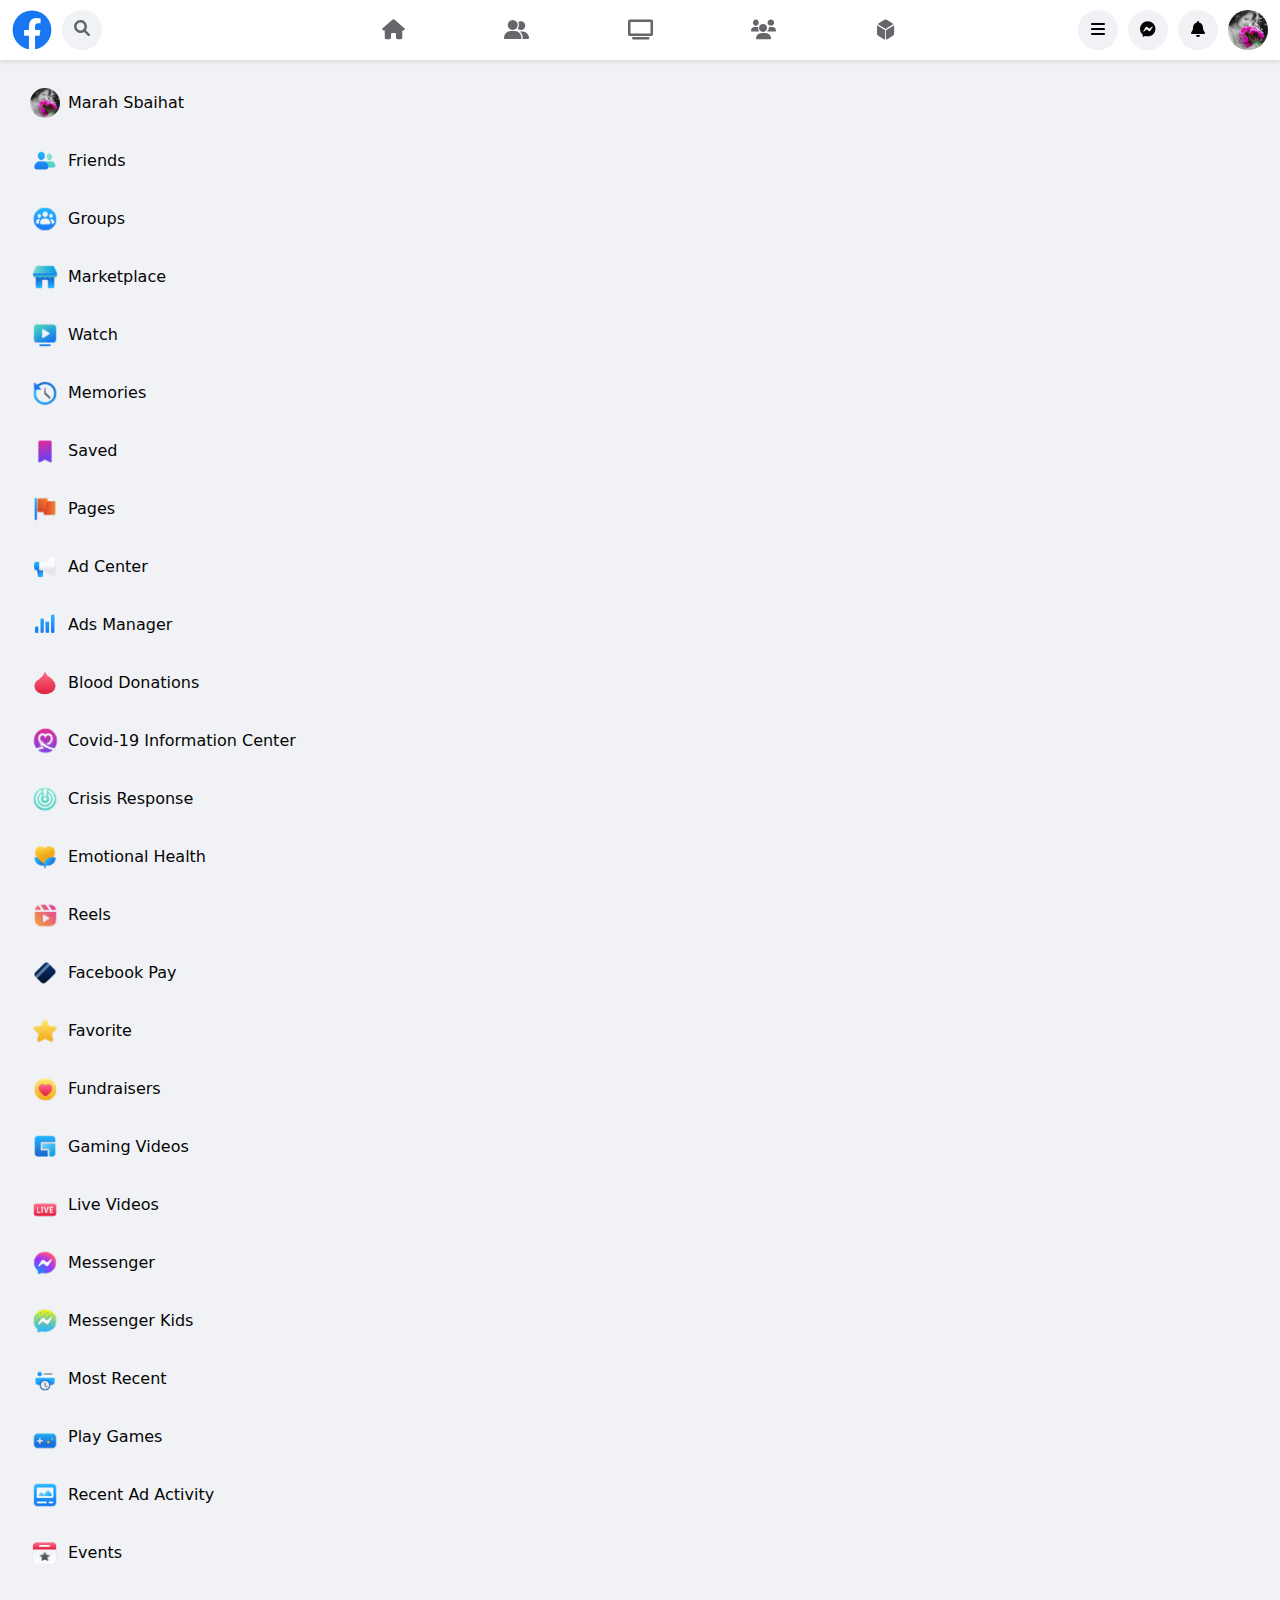
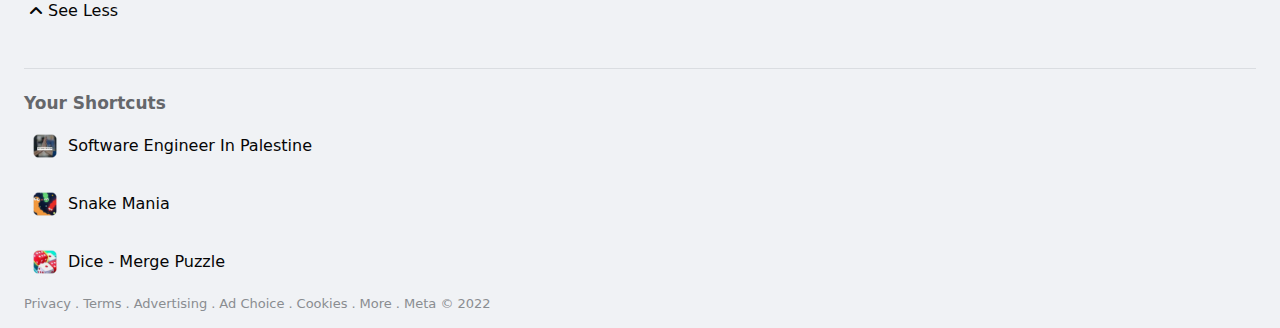
<file: more.html>
<!doctype html>
<html lang="en">
  <head>
    <meta charset="utf-8">
    <meta name="viewport" content="width=device-width, initial-scale=1">
    <link rel="icon" href="assets/img/log in/icon.png">
    <title>Facebook</title>
    <!-- font awesome 6 -->
    <link rel="stylesheet" href="assets/css/all.min.css">
    <!-- bootstrap 5 -->
    <link rel="stylesheet" href="assets/css/bootstrap.min.css" >
    <!-- custom css -->
    <link rel="stylesheet" href="assets/css/more.css">
  </head>
  <body>
    <nav class="fixed-top">
        <div class="container-fluid">
          <div class="row">
            <div class="col-md-3 left d-flex">
              <a href="#refresh" class="f"><i class="fa-brands fa-facebook"></i></a>
              <a href="#search" class="srch"><i class="fa-solid fa-magnifying-glass"></i></a>
              <a href="more.html" class="more active"><i class="fa-solid fa-bars"></i></a>
            </div>
            <div class="col-md-6 middle d-flex justify-content-between">
              <a href="home.html" class="link home"><i class="fa-solid fa-house"></i></a>
              <a href="#friends" class="link friends"><i class="fa-solid fa-user-group"></i></a>
              <a href="#watch" class="link watch"><i class="fa-solid fa-tv"></i></a>
              <a href="#groups" class="link groups"><i class="fa-solid fa-users"></i></a>
              <a href="#gaming" class="link gaming"><i class="fa-solid fa-dice-d6"></i></a>
            </div>
            <div class="col-md-3 right d-flex justify-content-end">
              <a href="#create" class="linking create"><i class="fa-solid fa-plus"></i></a>
              <a href="#menu" class="linking menu"><i class="fa-solid fa-bars"></i></a>
              <a href="messenger.html" class="linking messenger"><i class="fa-brands fa-facebook-messenger"></i></a>
              <a href="#notification" class="linking notification"><i class="fa-solid fa-bell"></i></a>
              <a href="#me" class="linking me"><img src="assets/img/home/my-prof.jpg" alt="profile picture (a girl with a flowers)" /></a>
            </div>
          </div>
        </div>
    </nav>

    <section class="home">
        <div class="row py-2">
            <div class="shortcut ps-2 text-capitalize d-flex flex-column mb-2 mx-4">
                <a href="#me" class="d-flex align-items-center"><img src="assets/img/home/my-prof.jpg" alt="my profile shortcut" class="me-2" />marah sbaihat</a>
            </div>
            <div class="shortcut ps-2 text-capitalize d-flex flex-column mb-2 mx-4">
                <a href="#friends" class="d-flex align-items-center"><img src="assets/img/home/friends.png" alt="friends shortcut" class="me-2" />friends</a>
            </div>
            <div class="shortcut ps-2 text-capitalize d-flex flex-column mb-2 mx-4">
                <a href="#groups" class="d-flex align-items-center"><img src="assets/img/home/group.png" alt="group shortcut" class="me-2" />groups</a>
            </div>
            <div class="shortcut ps-2 text-capitalize d-flex flex-column mb-2 mx-4">
                <a href="#marketplace" class="d-flex align-items-center"><img src="assets/img/home/market.png" alt="marketplace shortcut" class="me-2" />marketplace</a>
            </div>
            <div class="shortcut ps-2 text-capitalize d-flex flex-column mb-2 mx-4">
                <a href="#watch" class="d-flex align-items-center"><img src="assets/img/home/watch.png" alt="watch shortcut" class="me-2" />watch</a>
            </div>
            <div class="shortcut ps-2 text-capitalize d-flex flex-column mb-2 mx-4">
                <a href="#memories" class="d-flex align-items-center"><img src="assets/img/home/memories.png" alt="memories shortcut" class="me-2" />memories</a>
            </div>
            <div class="shortcut ps-2 text-capitalize d-flex flex-column mb-2 mx-4">
                <a href="#saved" class="d-flex align-items-center"><img src="assets/img/home/saved.png" alt="saved shortcut" class="me-2" />saved</a>
            </div>
            <div class="shortcut ps-2 text-capitalize d-flex flex-column mb-2 mx-4">
                <a href="#pages" class="d-flex align-items-center"><img src="assets/img/home/pages.png" alt="pages shortcut" class="me-2" />pages</a>
            </div>
            <div class="shortcut ps-2 text-capitalize d-flex flex-column mb-2 mx-4">
                <a href="#ad" class="d-flex align-items-center"><img src="assets/img/home/Ad.png" alt="ad shortcut" class="me-2" />ad center</a>
            </div>
            <div class="shortcut ps-2 text-capitalize d-flex flex-column mb-2 mx-4">
                <a href="#ads" class="d-flex align-items-center"><img src="assets/img/home/Ads.png" alt="ads shortcut" class="me-2" />ads manager</a>
            </div>
            <div class="shortcut ps-2 text-capitalize d-flex flex-column mb-2 mx-4">
                <a href="#blood" class="d-flex align-items-center"><img src="assets/img/home/blood.png" alt="blood shortcut" class="me-2" />blood donations</a>
            </div>
            <div class="shortcut ps-2 text-capitalize d-flex flex-column mb-2 mx-4">
                <a href="#covid" class="d-flex align-items-center"><img src="assets/img/home/covid.png" alt="covid shortcut" class="me-2" />covid-19 information center</a>
            </div>
            <div class="shortcut ps-2 text-capitalize d-flex flex-column mb-2 mx-4">
                <a href="#crisis" class="d-flex align-items-center"><img src="assets/img/home/crisis.png" alt="crisis shortcut" class="me-2" />crisis response</a>
            </div>
            <div class="shortcut ps-2 text-capitalize d-flex flex-column mb-2 mx-4">
                <a href="#emotional" class="d-flex align-items-center"><img src="assets/img/home/emotional.png" alt="emotional shortcut" class="me-2" />emotional health</a>
            </div>
            <div class="shortcut ps-2 text-capitalize d-flex flex-column mb-2 mx-4">
                <a href="#reels" class="d-flex align-items-center"><img src="assets/img/home/reels.png" alt="reels shortcut" class="me-2" />reels</a>
            </div>
            <div class="shortcut ps-2 text-capitalize d-flex flex-column mb-2 mx-4">
                <a href="#fb-pay" class="d-flex align-items-center"><img src="assets/img/home/fb-pay.png" alt="fb-pay shortcut" class="me-2" />facebook pay</a>
            </div>
            <div class="shortcut ps-2 text-capitalize d-flex flex-column mb-2 mx-4">
                <a href="#favorite" class="d-flex align-items-center"><img src="assets/img/home/favorite.png" alt="favorite shortcut" class="me-2" />favorite</a>
            </div>
            <div class="shortcut ps-2 text-capitalize d-flex flex-column mb-2 mx-4">
                <a href="#fundraisers" class="d-flex align-items-center"><img src="assets/img/home/fundraisers.png" alt="fundraisers shortcut" class="me-2" />fundraisers</a>
            </div>
            <div class="shortcut ps-2 text-capitalize d-flex flex-column mb-2 mx-4">
                <a href="#gaming" class="d-flex align-items-center"><img src="assets/img/home/gaming.png" alt="gaming video shortcut" class="me-2" />gaming videos</a>
            </div>
            <div class="shortcut ps-2 text-capitalize d-flex flex-column mb-2 mx-4">
                <a href="#live" class="d-flex align-items-center"><img src="assets/img/home/live.png" alt="live shortcut" class="me-2" />live videos</a>
            </div>
            <div class="shortcut ps-2 text-capitalize d-flex flex-column mb-2 mx-4">
                <a href="#messenger" class="d-flex align-items-center"><img src="assets/img/home/messenger.png" alt="messenger shortcut" class="me-2" />messenger</a>
            </div>
            <div class="shortcut ps-2 text-capitalize d-flex flex-column mb-2 mx-4">
                <a href="#m-kid" class="d-flex align-items-center"><img src="assets/img/home/kids.png" alt="messenger kids shortcut" class="me-2" />messenger kids</a>
            </div>
            <div class="shortcut ps-2 text-capitalize d-flex flex-column mb-2 mx-4">
                <a href="#most recent" class="d-flex align-items-center"><img src="assets/img/home/most.png" alt="most recent shortcut" class="me-2" />most recent</a>
            </div>
            <div class="shortcut ps-2 text-capitalize d-flex flex-column mb-2 mx-4">
                <a href="#play games" class="d-flex align-items-center"><img src="assets/img/home/play.png" alt="play games shortcut" class="me-2" />play games</a>
            </div>
            <div class="shortcut ps-2 text-capitalize d-flex flex-column mb-2 mx-4">
                <a href="#recent ad activity" class="d-flex align-items-center"><img src="assets/img/home/recent.png" alt="recent ad activity shortcut" class="me-2" />recent ad activity</a>
            </div>
            <div class="shortcut ps-2 text-capitalize d-flex flex-column mb-2 mx-4">
                <a href="#events" class="d-flex align-items-center"><img src="assets/img/home/events.png" alt="events shortcut" class="me-2" />events</a>
            </div>
            <div class="shortcut ps-2 text-capitalize d-flex flex-column mb-2 mx-4">
                <a href="#see more" class="d-flex align-items-center"><i class="fa-solid fa-angle-up"></i>see less</a>
            </div>
        </div>
        <div class="line mx-4 my-3"></div>
        <div class="row">
            <p class="text-capitalize ms-4 my-2">your shortcuts</p>
            <div class="shortcut ps-2 text-capitalize d-flex flex-column mb-2 mx-4">
                <a href="#software" class="d-flex align-items-center"><img src="assets/img/home/hand.png" alt="software shortcut" class="me-2" />software engineer in palestine</a>
            </div>
            <div class="shortcut ps-2 text-capitalize d-flex flex-column mb-2 mx-4">
                <a href="#snake mania" class="d-flex align-items-center"><img src="assets/img/home/snake.png" alt="snake mania shortcut" class="me-2" />snake mania</a>
            </div>
            <div class="shortcut ps-2 text-capitalize d-flex flex-column mb-2 mx-4">
                <a href="#dice - merge puzzle" class="d-flex align-items-center"><img src="assets/img/home/dice.png" alt="dice - merge puzzle shortcut" class="me-2" />dice - merge puzzle</a>
            </div>
        </div>
        <div class="footer">
            <div class="links d-flex ms-4">
                <a href="privacy" class="me-1 text-capitalize">privacy</a>
                <p class="me-1">.</p>
                <a href="terms" class="me-1 text-capitalize">terms</a>
                <p class="me-1">.</p>
                <a href="advertising" class="me-1 text-capitalize">advertising</a>
                <p class="me-1">.</p>
                <a href="ad choice" class="me-1 text-capitalize">ad choice</a>
                <p class="me-1">.</p>
                <a href="cookies" class="me-1 text-capitalize">cookies</a>
                <p class="me-1">.</p>
                <a href="more" class="me-1 text-capitalize">more</a>
                <p class="me-1">.</p>
                <p class="me-1">Meta © 2022</p>
            </div>
        </div>
    </section>

    
    <!-- bootstrap 5 -->
    <script src="assets/js/bootstrap.bundle.min.js"></script>
  </body>
</html>
</file>
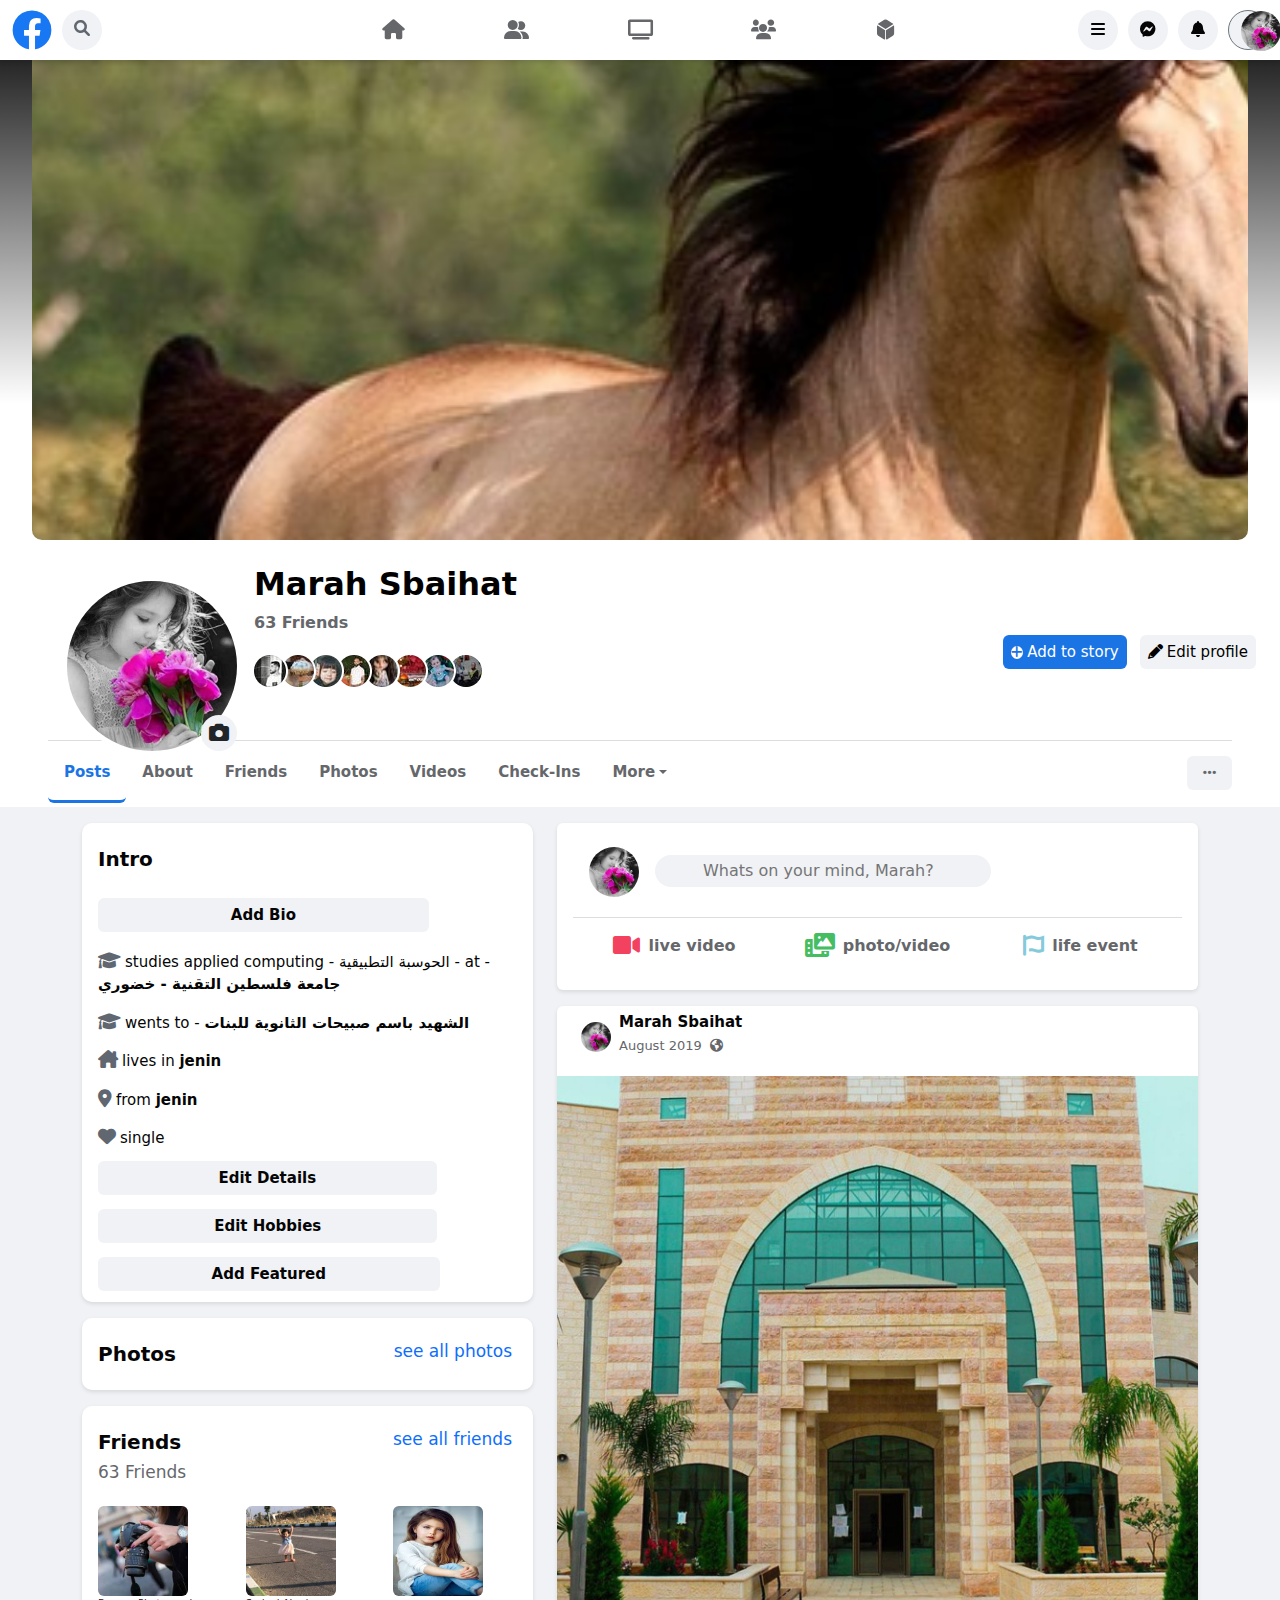
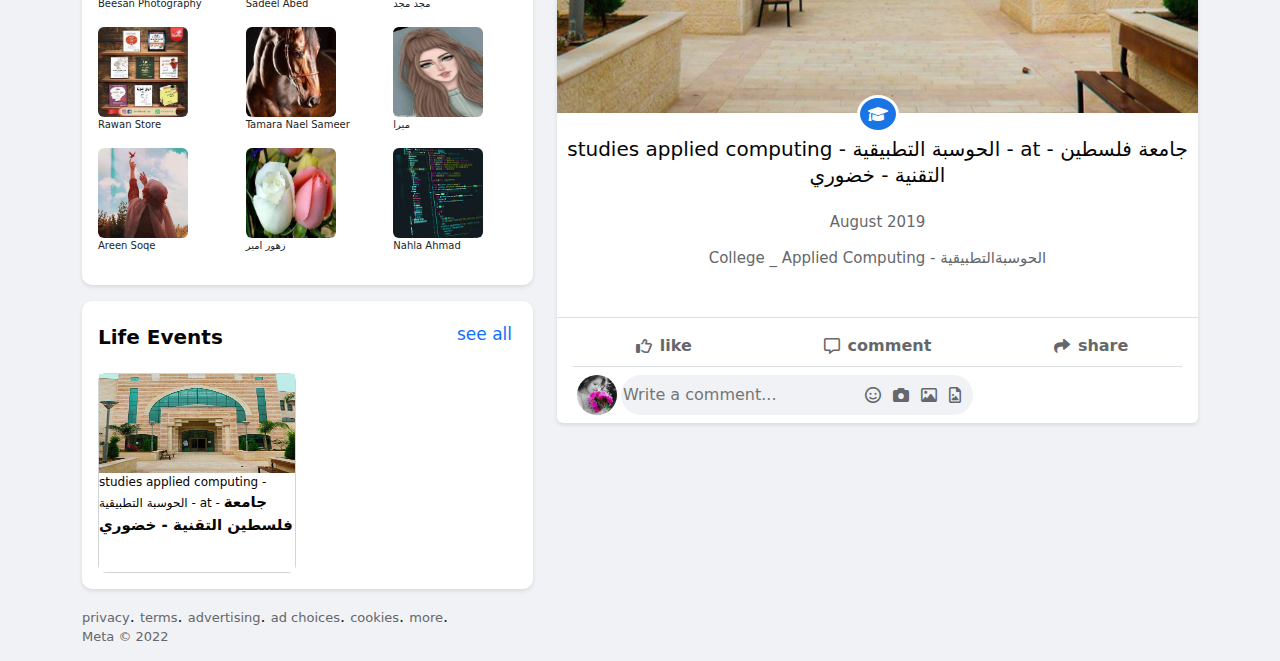
<file: profile.html>
<!doctype html>
<html lang="en">
  <head>
    <meta charset="utf-8">
    <meta name="viewport" content="width=device-width, initial-scale=1">
    <link rel="icon" href="assets/img/log in/icon.png">
    <title>Marah Sbaihat | Facebook</title>
    <!-- font awesome 6 -->
    <link rel="stylesheet" href="assets/css/all.min.css">
    <!-- bootstrap 5 -->
    <link rel="stylesheet" href="assets/css/bootstrap.min.css" >
    <!-- custom css -->
    <link rel="stylesheet" href="assets/css/profile.css">
  </head>
  <body>
    <nav class="fixed-top">
      <div class="container-fluid">
        <div class="row">
          <div class="col-md-3 left d-flex">
            <a href="#refresh" class="f"><i class="fa-brands fa-facebook"></i></a>
            <a href="#search" class="srch"><i class="fa-solid fa-magnifying-glass"></i></a>
            <a href="more.html" class="more"><i class="fa-solid fa-bars"></i></a>
          </div>
          <div class="col-md-6 middle d-flex justify-content-between">
            <a href="#home" class="link home"><i class="fa-solid fa-house"></i></a>
            <a href="#friends" class="link friends"><i class="fa-solid fa-user-group"></i></a>
            <a href="#watch" class="link watch"><i class="fa-solid fa-tv"></i></a>
            <a href="#groups" class="link groups"><i class="fa-solid fa-users"></i></a>
            <a href="#gaming" class="link gaming"><i class="fa-solid fa-dice-d6"></i></a>
          </div>
          <div class="col-md-3 right d-flex justify-content-end">
            <a href="#create" class="linking create"><i class="fa-solid fa-plus"></i></a>
            <a href="#menu" class="linking menu"><i class="fa-solid fa-bars"></i></a>
            <a href="messenger.html" class="linking messenger"><i class="fa-brands fa-facebook-messenger"></i></a>
            <a href="#notification" class="linking notification"><i class="fa-solid fa-bell"></i></a>
            <a class="btn btn-secondary dropdown-toggle linking me" href="#" role="button" data-bs-toggle="dropdown" aria-expanded="false">
              <img src="assets/img/home/my-prof.jpg" alt="profile picture (a girl with a flowers)" />
            </a>
            <ul class="dropdown-menu drop">
              <li><a class="dropdown-item text-capitalize" href="profile.html"><img src="assets/img/home/my-prof.jpg" alt="profile picture (a girl with a flowers)" class="my-2" />my profile</a></li>
              <li><a class="dropdown-item text-capitalize" href="setting.html"><i class="fa-solid fa-gear my-2 me-3"></i>setting & privacy</a></li>
            </ul>
          </div>
        </div>
      </div>
    </nav>

    <header class="header">
      <div class="profile d-flex">
        <div class="img rounded-circle">
          <div class="camera">
            <i class="fa-solid fa-camera py-2 px-2 rounded-circle"></i>
          </div>
        </div>
      </div>
      <div class="d-flex pb-5">
        <div class="name">
          <div>
            <h1 class="h1 text-capitalize ps-1">marah sbaihat</h1>
            <p class="p text-capitalize ps-1">63 friends</p>
            <img src="assets/img/profile/friend.png" alt="friends">
          </div>
        </div>
        <div class="edit ms-auto">
          <a href="#" class="adds rounded py-2 px-2 mx-1"><i class="fa-solid fa-plus rounded-circle me-1"></i>Add to story</a>
          <a href="#" class="edits rounded py-2 px-2 me-4 mx-1"><i class="fa-solid fa-pencil me-1"></i>Edit profile</a>
        </div>
      </div>
      <div class="line mx-5"></div>
      <div class="py-1 px-5 another d-flex">
        <div class="right d-flex">
          <a href="#" class="links rounded py-3 px-3 text-capitalize active">posts</a>
          <a href="#" class="links rounded py-3 px-3 text-capitalize">about</a>
          <a href="#" class="links rounded py-3 px-3 text-capitalize">friends</a>
          <a href="#" class="links rounded py-3 px-3 text-capitalize">photos</a>
          <a href="#" class="links rounded py-3 px-3 text-capitalize">videos</a>
          <a href="#" class="links rounded py-3 px-3 text-capitalize">check-ins</a>
          <div class="dropdown">
            <button class="btn btn-secondary rounded py-3 px-3 dropdown-toggle links text-capitalize" type="button" data-bs-toggle="dropdown" aria-expanded="false">more</button>
            <ul class="dropdown-menu">
              <li><a class="dropdown-item rounded text-capitalize" href="#">sports</a></li>
              <li><a class="dropdown-item rounded text-capitalize" href="#">music</a></li>
              <li><a class="dropdown-item rounded text-capitalize" href="#">movies</a></li>
              <li><a class="dropdown-item rounded text-capitalize" href="#">tv shows</a></li>
              <li><a class="dropdown-item rounded text-capitalize" href="#">books</a></li>
              <li><a class="dropdown-item rounded text-capitalize" href="#">likes</a></li>
              <li><a class="dropdown-item rounded text-capitalize" href="#">events</a></li>
              <li><a class="dropdown-item rounded text-capitalize" href="#">questions</a></li>
              <li><a class="dropdown-item rounded text-capitalize" href="#">reviews given</a></li>
              <li><a class="dropdown-item rounded text-capitalize" href="#">groups</a></li>
              <li><a class="dropdown-item rounded text-capitalize" href="#">menage sections</a></li>
            </ul>
          </div>
        </div>
        <div class="left ms-auto mt-3">
          <a href="#" class="links edits rounded py-2 px-3 text-capitalize"><i class="fa-solid fa-ellipsis"></i></a>
        </div>
      </div>
    </header>

    <section class="second">
      <div class="container">
        <div class="row">
          <div class="col-md-5">
            <div class="intro py-3 px-3 wh my-3">
              <h2 class="h2 text-capitalize my-2">intro</h2><br>
              <a href="#" class="link link1 text-capitalize rounded py-2">add bio</a><br><br>
              <p class="p"><i class="fa-solid fa-graduation-cap me-1"></i>studies applied computing - الحوسبة التطبيقية - at - <a href="#">جامعة فلسطين التقنية - خضوري</a></p>
              <p class="p"><i class="fa-solid fa-graduation-cap me-1"></i>wents to - <a href="#">الشهيد باسم صبيحات الثانوية للبنات</a></p>
              <p class="p"><i class="fa-solid fa-house-chimney me-1"></i>lives in <a href="#">jenin</a></p>
              <p class="p"><i class="fa-solid fa-location-dot me-1"></i>from <a href="#">jenin</a></p>
              <p class="p"><i class="fa-solid fa-heart me-1"></i>single</p>
              <a href="#" class="link link2 text-capitalize rounded py-2">edit details</a><br><br>
              <a href="#" class="link link3 text-capitalize rounded py-2">edit hobbies</a><br><br>
              <a href="#" class="link link4 text-capitalize rounded py-2">add featured</a>
            </div>
            <div class="photos py-3 px-3 wh my-3 d-flex">
              <h2 class="h2 text-capitalize my-2">photos</h2>
              <a class="title ms-auto" href="#">see all photos</a>
            </div>
            <div class="friends py-3 px-3 wh my-3">
              <div class="d-flex pb-3">
                <div>
                  <h2 class="h2 text-capitalize my-2">friends</h2>
                  <h3 class="h3 text-capitalize my-2">63 friends</h3>
                </div>
                <a class="title ms-auto" href="#">see all friends</a>
              </div>
              <div class="row">
                <div class="col-md-4">
                  <img class="rounded" src="assets/img/home/Beesan photography.jpg" alt="friends">
                  <p class="p text-capitalize">beesan photography</p>
                  <img class="rounded" src="assets/img/home/rawan store.jpg" alt="friends">
                  <p class="p text-capitalize">rawan store</p>
                  <img class="rounded" src="assets/img/home/areenso.jpg" alt="friends">
                  <p class="p text-capitalize">areen soqe</p>
                </div>
                <div class="col-md-4">
                  <img class="rounded" src="assets/img/home/sadeel.jpg" alt="friends">
                  <p class="p text-capitalize">sadeel abed</p>
                  <img class="rounded" src="assets/img/home/TNS.jpg" alt="friends">
                  <p class="p text-capitalize">tamara nael sameer</p>
                  <img class="rounded" src="assets/img/home/زهور امير.jpg" alt="friends">
                  <p class="p text-capitalize">زهور امير</p>
                </div>
                <div class="col-md-4">
                  <img class="rounded" src="assets/img/home/مجد مجد.jpg" alt="friends">
                  <p class="p text-capitalize">مجد مجد</p>
                  <img class="rounded" src="assets/img/home/ميرا.jpg" alt="friends">
                  <p class="p text-capitalize">ميرا</p>
                  <img class="rounded" src="assets/img/home/programming.jpg" alt="friends">
                  <p class="p text-capitalize">nahla ahmad</p>
                </div>
              </div>
            </div>
            <div class="events py-3 px-3 wh my-3">
              <div class="pb-3 d-flex">
                <h2 class="h2 text-capitalize my-2">life events</h2>
                <a class="title ms-auto" href="#">see all</a>
              </div>
              <div class="row">
                <div class="col-md-6">
                  <div class="rounded">
                    <img src="assets/img/profile/university.jpg" alt="university">
                    <p class="p">studies applied computing - الحوسبة التطبيقية - at - <a href="#">جامعة فلسطين التقنية - خضوري</a></p>
                  </div>
                </div>
              </div>
            </div>
            <div>
              <a class="others linking" href="#">privacy</a>.
              <a class="others linking" href="#">terms</a>.
              <a class="others linking" href="#">advertising</a>.
              <a class="others linking" href="#">ad choices</a>.
              <a class="others linking" href="#">cookies</a>.
              <a class="others linking" href="#">more</a>.
              <p class="others">Meta © 2022</p>
            </div>
          </div>
          <div class="col-md-7">
            <div class="your-post content rounded py-3 px-3 wh my-3">
              <div class="prof d-flex">
                <a href="#my-profile"><img src="assets/img/home/my-prof.jpg" alt="my-profile" class="rounded-circle ms-3 mt-2 mb-3"/></a>
                <a href="#post"><input type="text" class="text type ms-3 py-1 px-5 mb-4 mt-3 rounded-pill" name="text" placeholder="Whats on your mind, Marah?" aria-label="Whats on your mind, Marah?"></a>
              </div>
              <div class="line my-1"></div>
              <div class="reaction d-flex justify-content-around my-2">
                <a href="#like" class="rounded d-flex align-items-center justify-content-center"><i class="fa-solid fa-video fa-xl me-2 live"></i>live video</a>
                <a href="#comment" class="rounded d-flex align-items-center justify-content-center"><i class="fa-solid fa-photo-film fa-xl me-2 photo"></i>photo/video</a>
                <a href="#share" class="rounded d-flex align-items-center justify-content-center"><i class="fa-solid fa-font-awesome fa-xl me-2 face"></i>life event</a>
              </div>
            </div>
            <div class="post content rounded wh my-3">
              <div class="name d-flex py-2 px-2 ">
                <a href="#profile" class="personal ps-2 ms-2 my-2">
                  <div class="img">
                    <img src="assets/img/profile/profile.jpg" class="me-2" />
                  </div>
                </a>
                <div class="p-name">
                  <a href="#" class="personal">
                    <p class="p text-capitalize mt-2">marah sbaihat</p>
                  </a>
                  <a href="#" class="personal">
                    <p class="p1 text-capitalize">august 2019<i class="fa-solid fa-earth-americas ms-2"></i></p>
                  </a>
                </div>
              </div>
              <div class="text">
                <div class="picture">
                  <img src="assets/img/profile/university.jpg" alt="university" class="w-100" />
                  <div class="details position-relative pt-4">
                    <i class="fa-solid fa-graduation-cap fa-bounce position-absolute start-50 translate-middle py-2 px-2"></i>
                    <a class="study">studies applied computing - الحوسبة التطبيقية - at - جامعة فلسطين التقنية - خضوري</a><br><br>
                    <p class="college text-capitalize">august 2019</p>
                    <p class="college text-capitalize">college _ applied computing - الحوسبةالتطبيقية</p>
                  </div>
                </div>
              </div>
              <div class="line py-3 px-3 "></div>
              <div class="reaction d-flex justify-content-around mt-2">
                <a href="#like" class="like rounded d-flex align-items-center justify-content-center"><i class="fa-regular fa-thumbs-up me-2"></i>like</a>
                <a href="#comment" class="rounded d-flex align-items-center justify-content-center"><i class="fa-regular fa-message me-2"></i>comment</a>
                <a href="#share" class="rounded d-flex align-items-center justify-content-center"><i class="fa-solid fa-share me-2"></i>share</a>
              </div>
              <div class="line mx-3"></div>
              <div class="com d-flex py-1 px-1 ">
                <a href="#my-profile"><img src="assets/img/home/my-prof.jpg" alt="my-profile" class="rounded-circle ms-3 mt-1 mb-1"/></a>
                <div class="input d-flex align-items-center rounded-pill py-1 ms-1 mt-1 mb-1 ">
                  <input type="text" class="text type rounded-pill" name="text" placeholder="Write a comment..." aria-label="Write a comment...">
                  <a href="#" class="face rounded-circle py-1 mb-4 mt-4 mx-1 d-flex align-items-center"><i class="fa-regular fa-face-smile"></i></a>
                  <a href="#" class="face rounded-circle py-1 mb-4 mt-4 mx-1 d-flex align-items-center"><i class="fa-solid fa-camera"></i></a>
                  <a href="#" class="face rounded-circle py-1 mb-4 mt-4 mx-1 d-flex align-items-center"><i class="fa-regular fa-image"></i></a>
                  <a href="#" class="face rounded-circle py-1 mb-4 mt-4 mx-1 d-flex align-items-center"><i class="fa-regular fa-file-image"></i></a>
                </div>
              </div>
            </div>
          </div>
        </div>
      </div>
    </section>




    <!-- bootstrap 5 -->
    <script src="assets/js/bootstrap.bundle.min.js"></script>
  </body>
</html>
</file>
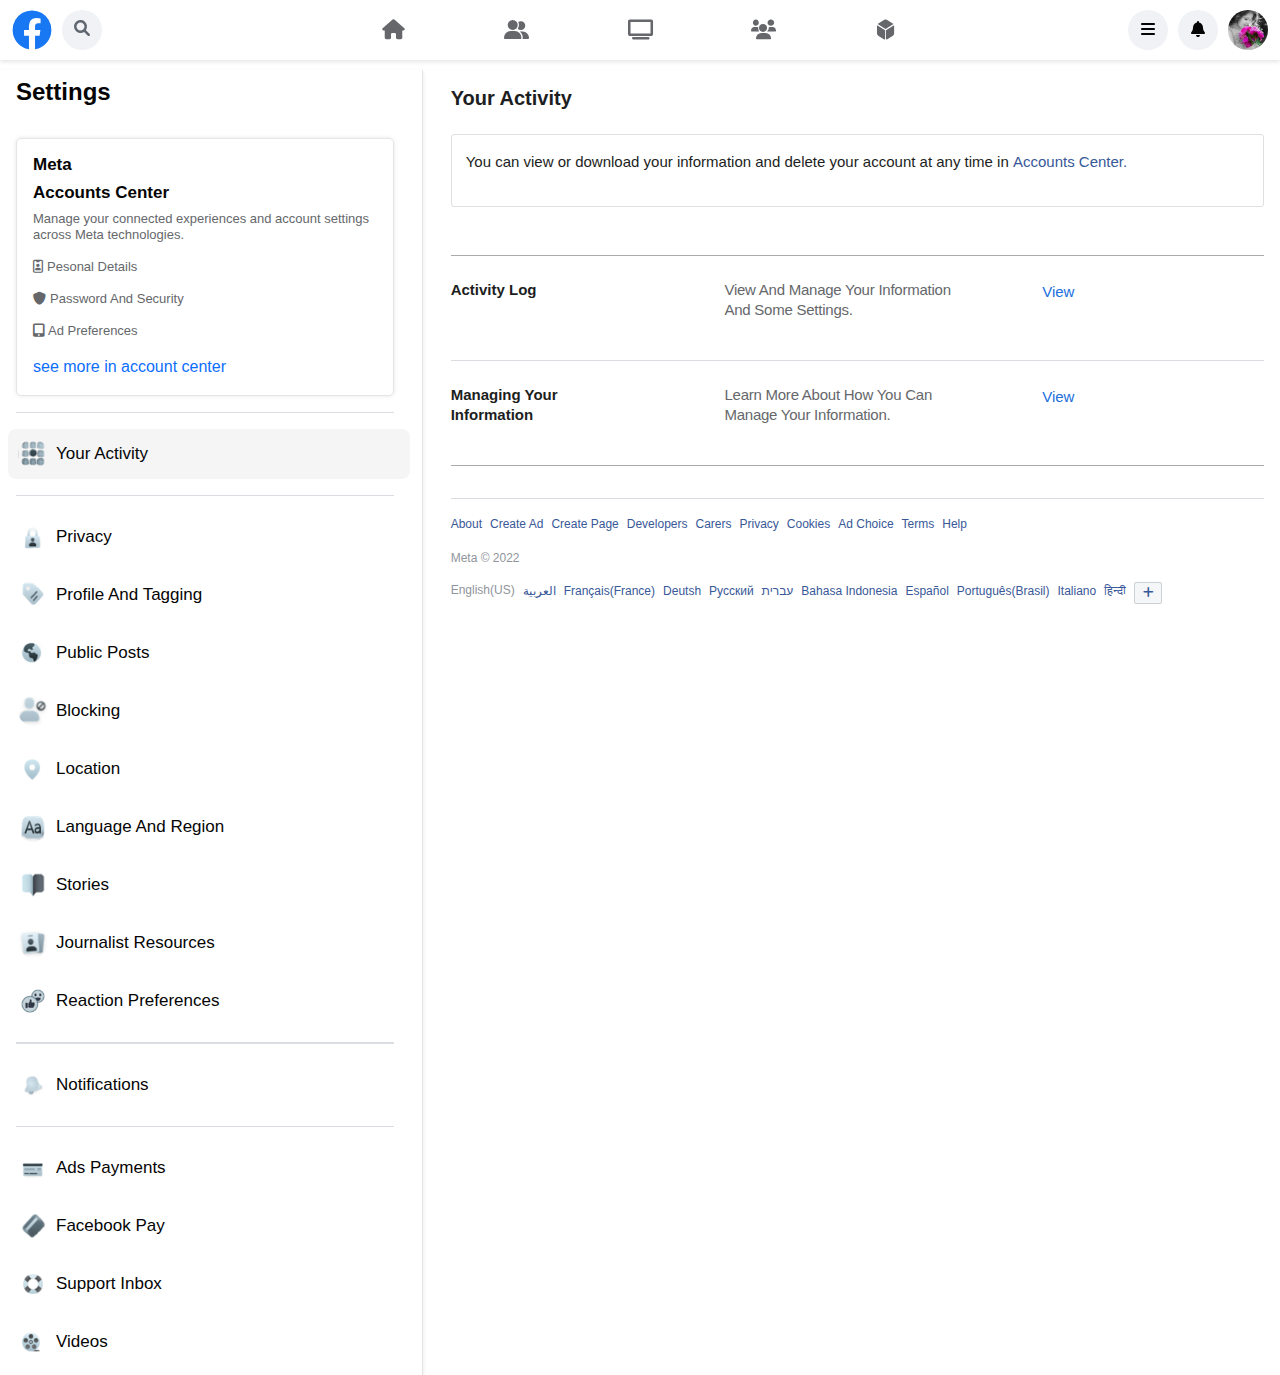
<file: setting.html>
<!doctype html>
<html lang="en">
  <head>
    <meta charset="utf-8">
    <meta name="viewport" content="width=device-width, initial-scale=1">
    <link rel="icon" href="assets/img/log in/icon.png">
    <title>Setting & Privacy | Facebook</title>
    <!-- font awesome 6 -->
    <link rel="stylesheet" href="assets/css/all.min.css">
    <!-- bootstrap 5 -->
    <link rel="stylesheet" href="assets/css/bootstrap.min.css" >
    <!-- custom css -->
    <link rel="stylesheet" href="assets/css/setting.css">
  </head>
  <body>
    <nav class="fixed-top">
      <div class="container-fluid">
        <div class="row">
          <div class="col-md-3 left d-flex">
            <a href="#refresh" class="f"><i class="fa-brands fa-facebook"></i></a>
            <a href="#search" class="srch"><i class="fa-solid fa-magnifying-glass"></i></a>
            <a href="more.html" class="more"><i class="fa-solid fa-bars"></i></a>
          </div>
          <div class="col-md-6 middle d-flex justify-content-between">
            <a href="#home" class="link home"><i class="fa-solid fa-house"></i></a>
            <a href="#friends" class="link friends"><i class="fa-solid fa-user-group"></i></a>
            <a href="#watch" class="link watch"><i class="fa-solid fa-tv"></i></a>
            <a href="#groups" class="link groups"><i class="fa-solid fa-users"></i></a>
            <a href="#gaming" class="link gaming"><i class="fa-solid fa-dice-d6"></i></a>
          </div>
          <div class="col-md-3 right d-flex justify-content-end">
            <a href="#create" class="linking create"><i class="fa-solid fa-plus"></i></a>
            <a href="#menu" class="linking menu"><i class="fa-solid fa-bars"></i></a>
            <a href="#notification" class="linking notification"><i class="fa-solid fa-bell"></i></a>
            <a href="#me" class="linking me"><img src="assets/img/home/my-prof.jpg" alt="profile picture (a girl with a flowers)" /></a>
          </div>
        </div>
      </div>
    </nav>
    <section class="home">
      <div class="row">
        <div class="col-md-4">
          <h2 class="h2 text-capitalize mx-3 pt-2 pb-4">settings</h2>
          <div class="personal mx-3 py-3">
            <a href="#" class="py-3">
              <h3 class="h3 text-capitalize mx-3"><i class="fa-brands fa-meta"></i>meta</h3>
              <h3 class="h3 text-capitalize mx-3">accounts center</h3>
              <p class="p mx-3">Manage your connected experiences and account settings across Meta technologies.</p>
              <p class="p text-capitalize mx-3"><i class="fa-regular fa-id-badge me-1"></i>pesonal details</p>
              <p class="p text-capitalize mx-3"><i class="fa-solid fa-shield me-1"></i>password and security</p>
              <p class="p text-capitalize mx-3"><i class="fa-solid fa-tablet-screen-button me-1"></i>ad preferences</p>
              <a href="#" class="see-more mx-3">see more in account center</a>
            </a>
          </div>
          <div class="line my-3 mx-3"></div>
          <div class="setting ps-2 text-capitalize d-flex flex-column mb-2">
            <a href="#your activity" class="d-flex align-items-center active"><img src="assets/img/setting/activity.png" alt="your activity setting" class="me-2" />your activity</a>
          </div>
          <div class="line my-3 mx-3"></div>
          <div class="setting ps-2 text-capitalize d-flex flex-column mb-2">
            <a href="#privacy" class="d-flex align-items-center"><img src="assets/img/setting/privacy.png" alt="privacy setting" class="me-2" />privacy</a>
          </div>
          <div class="setting ps-2 text-capitalize d-flex flex-column mb-2">
            <a href="#profile and tagging" class="d-flex align-items-center"><img src="assets/img/setting/tagging.png" alt="profile and tagging setting" class="me-2" />profile and tagging</a>
          </div>
          <div class="setting ps-2 text-capitalize d-flex flex-column mb-2">
            <a href="#public posts" class="d-flex align-items-center"><img src="assets/img/setting/public.png" alt="public posts setting" class="me-2" />public posts</a>
          </div>
          <div class="setting ps-2 text-capitalize d-flex flex-column mb-2">
            <a href="#blocking" class="d-flex align-items-center"><img src="assets/img/setting/block.png" alt="blocking setting" class="me-2" />blocking</a>
          </div>
          <div class="setting ps-2 text-capitalize d-flex flex-column mb-2">
            <a href="#location" class="d-flex align-items-center"><img src="assets/img/setting/location.png" alt="location setting" class="me-2" />location</a>
          </div>
          <div class="setting ps-2 text-capitalize d-flex flex-column mb-2">
            <a href="#language and region" class="d-flex align-items-center"><img src="assets/img/setting/language.png" alt="language and region setting" class="me-2" />language and region</a>
          </div>
          <div class="setting ps-2 text-capitalize d-flex flex-column mb-2">
            <a href="#stories" class="d-flex align-items-center"><img src="assets/img/setting/stories.png" alt="stories setting" class="me-2" />stories</a>
          </div>
          <div class="setting ps-2 text-capitalize d-flex flex-column mb-2">
            <a href="#journalist resources" class="d-flex align-items-center"><img src="assets/img/setting/journalist.png" alt="journalist resources setting" class="me-2" />journalist resources</a>
          </div>
          <div class="setting ps-2 text-capitalize d-flex flex-column mb-2">
            <a href="#reaction preferences" class="d-flex align-items-center"><img src="assets/img/setting/reaction.png" alt="reaction preferences setting" class="me-2" />reaction preferences</a>
          </div>
          <div class="line mt-3 mx-3"></div>
          <div class="line mb-3 mx-3"></div>
          <div class="setting ps-2 text-capitalize d-flex flex-column mb-2">
            <a href="#notifications" class="d-flex align-items-center"><img src="assets/img/setting/notification.png" alt="notifications setting" class="me-2" />notifications</a>
          </div>
          <div class="line my-3 mx-3"></div>
          <div class="setting ps-2 text-capitalize d-flex flex-column mb-2">
            <a href="#ads payments" class="d-flex align-items-center"><img src="assets/img/setting/ads.png" alt="ads payments setting" class="me-2" />ads payments</a>
          </div>
          <div class="setting ps-2 text-capitalize d-flex flex-column mb-2">
            <a href="#facebook pay" class="d-flex align-items-center"><img src="assets/img/setting/f-pay.png" alt="facebook pay setting" class="me-2" />facebook pay</a>
          </div>
          <div class="setting ps-2 text-capitalize d-flex flex-column mb-2">
            <a href="#support inbox" class="d-flex align-items-center"><img src="assets/img/setting/support.png" alt="support inbox setting" class="me-2" />support inbox</a>
          </div>
          <div class="setting ps-2 text-capitalize d-flex flex-column mb-2">
            <a href="#videos" class="d-flex align-items-center"><img src="assets/img/setting/videos.png" alt="videos setting" class="me-2" />videos</a>
          </div>
        </div>
        <div class="col-md-8">
          <div class="details py-3 px-3">
            <h3 class="h3 text-capitalize pb-3">your activity</h3>
            <div class="info mb-5">
              <p class="p">You can view or download your information and delete your account at any time in <a href="#" class="text-capitalize">accounts center.</a></p>
            </div>
            <div class="information">
                <div class="row px-2 py-1">
                  <div class="col-md-4 text-capitalize my-3 px-1 py-1"><h4 class="h4">Activity log</h4></div>
                  <div class="col-md-4 text-capitalize my-3 px-1 py-1"><p class="p">View and manage your information <br> and some settings.</p></div>
                  <div class="col-md-4 text-capitalize my-3 px-5 py-1 ps-5"><a href="#">view</a></div>
                </div>
                <div class="line"></div>
                <div class="row px-2 py-1">
                  <div class="col-md-4 text-capitalize my-3 px-1 py-1"><h4 class="h4">Managing your information</h4></div>
                  <div class="col-md-4 text-capitalize my-3 px-1 py-1"><p class="p">Learn more about how you can <br> manage your information.</p></div>
                  <div class="col-md-4 text-capitalize my-3 px-5 py-1 ps-5"><a href="#">view</a></div>
                </div>
            </div>
          </div>
          <div class="links">
            <div class="line my-3 mx-3"></div>
            <div class="a mx-3">
              <div class="d-flex mb-3">
                <a href="#" class="footer-link text-capitalize pe-2">about</a>
                <a href="#" class="footer-link text-capitalize pe-2">create ad</a>
                <a href="#" class="footer-link text-capitalize pe-2">create page</a>
                <a href="#" class="footer-link text-capitalize pe-2">developers</a>
                <a href="#" class="footer-link text-capitalize pe-2">carers</a>
                <a href="#" class="footer-link text-capitalize pe-2">privacy</a>
                <a href="#" class="footer-link text-capitalize pe-2">cookies</a>
                <a href="#" class="footer-link text-capitalize pe-2">ad choice</a>
                <a href="#" class="footer-link text-capitalize pe-2">terms</a>
                <a href="#" class="footer-link text-capitalize pe-2">help</a>
              </div>
              <p class="text-capitalize">Meta © 2022</p>
              <div class="languages d-flex">
                <p class="text-capitalize pe-2">english(US)</p>
                <a href="#" class="footer-link text-capitalize pe-2">العربية</a>
                <a href="#" class="footer-link text-capitalize pe-2">français(France)</a>
                <a href="#" class="footer-link text-capitalize pe-2">deutsh</a>
                <a href="#" class="footer-link text-capitalize pe-2">pусский</a>
                <a href="#" class="footer-link text-capitalize pe-2">עברית</a>
                <a href="#" class="footer-link text-capitalize pe-2">bahasa indonesia</a>
                <a href="#" class="footer-link text-capitalize pe-2">español</a>
                <a href="#" class="footer-link text-capitalize pe-2">português(Brasil)</a>
                <a href="#" class="footer-link text-capitalize pe-2">italiano</a>
                <a href="#" class="footer-link text-capitalize pe-2">हिन्दी</a>
                <a href="#" class="footer-link plus text-capitalize"><i class="fa-solid fa-plus py-1 px-2"></i></a>
              </div>
            </div>
          </div>
        </div>
      </div>
    </section>

    
    <!-- bootstrap 5 -->
    <script src="assets/js/bootstrap.bundle.min.js"></script>
  </body>
</html>
</file>
<file: assets/css/style.css>
body {
    background-color: #f0f2f5;
    font-family: SFProDisplay-Regular, Helvetica, Arial, sans-serif;
}
.log-in{
    width: 100%;
}
.log-in .row .logo .text {
    height: 100%;
}
.log-in .row .logo .text img {
    width: 19rem;
}
.log-in .row .logo .text .p {
    margin-left: 30px;
    font-size: 29px;
    font-weight: 400;
    line-height: 32px;
    width: 500px;
    color: #1c1e21;
    text-rendering: optimizelegibility;
}
.log-in .row .login-form {
    float: left;
    overflow: hidden;
}
.log-in .row .login-form .form {
    text-align: center;
}
.log-in .row .login-form form {
    background-color: #fff;
    border-radius: 8px;
    width: 90%;
    padding-bottom: 24px;
    padding-top: 10px;
    box-shadow: 0 2px 4px rgb(0 0 0 / 10%), 0 8px 16px rgb(0 0 0 / 10%);
    margin: 40px 0 0;
    padding: 20px 0 28px;
}
.log-in .row .login-form form .email , .log-in .row .login-form form .password , .log-in .row .login-form form .btn-login , .log-in .row .login-form form .forget , .log-in .row .login-form form .register {
    text-align: center;
    width: 100%;
}
.log-in .row .login-form form .email input,.log-in .row .login-form form .password input {
    color: #1d2129;
    border: none;
    width: 90%;
    height: 40px;
    font-size: 18px;
    padding: 14px 16px;
    height: 22px;
    line-height: 16px;
    border: 1px solid #dddfe2;
    border-radius: 6px;
}
.log-in .row .login-form form .email input:focus , .log-in .row .login-form form .password input:focus {
    border-color: #1877f2;
    box-shadow: 0 0 0 2px #e7f3ff;
    caret-color: #1877f2;
}
.log-in .row .login-form form .btn-login button {
    background-color: #1877f2;
    border: none;
    border-radius: 6px;
    font-size: 21px;
    line-height: 48px;
    padding: 0 16px;
    color: #fff;
    transition: 200ms cubic-bezier(.08,.52,.52,1) background-color, 200ms cubic-bezier(.08,.52,.52,1) box-shadow, 200ms cubic-bezier(.08,.52,.52,1) transform;
    font-weight: bold;
    text-align: center;
    width: 90%;
}
.log-in .row .login-form form .btn-login button:hover {
    background-color: #166fe5;
    border-color: #365899;
}
.log-in .row .login-form form .btn-login button a{
    color: #fff;
    font-size: 21px;
    text-decoration: none;
    font-weight: bold;
    line-height: 48px;
}
/*.log-in .row .login-form form .btn-login a {
    background-color: #1877f2;
    border: none;
    border-radius: 6px;
    font-size: 21px;
    line-height: 48px;
    padding: 0 16px;
    color: #fff;
    transition: 200ms cubic-bezier(.08,.52,.52,1) background-color, 200ms cubic-bezier(.08,.52,.52,1) box-shadow, 200ms cubic-bezier(.08,.52,.52,1) transform;
    font-weight: bold;
    text-align: center;
    width: 90%;
    height: 40px;
}
.log-in .row .login-form form .btn-login a:hover {
    background-color: #166fe5;
    border-color: #365899;
}*/
.log-in .row .login-form form .forget a {
    color: #1877f2;
    font-size: 15px;
    font-weight: 500;
    line-height: 1.34;
    text-decoration: none;
}
.log-in .row .login-form form .forget a:hover {
    text-decoration: underline;
}
.log-in .row .login-form form .line {
    align-items: center;
    border-bottom: 1px solid #dadde1;
    display: flex;
    margin: 20px 16px;
    text-align: center;
}
.log-in .row .login-form form .register a {
    border-radius: 6px;
    font-size: 18px;
    line-height: 48px;
    color: #fff;
    background-color: #42b72a;
    border-color: #42b72a;
    transition: 200ms cubic-bezier(.08,.52,.52,1) background-color, 200ms cubic-bezier(.08,.52,.52,1) box-shadow, 200ms cubic-bezier(.08,.52,.52,1) transform;
    font-weight: bold;
    text-decoration: none;
}
.log-in .row .login-form form .register a:hover {
    background-color: #36a420;
    border-color: #36a420;
}
.log-in .row .login-form a {
    font-size: 15px;
    font-weight: 600;
    text-decoration: none;
    line-height: 1.34;
    color: #1c1e21;
}
.log-in .row .login-form a:hover {
    text-decoration: underline;
}
.log-in .row .login-form p {
    font-size: 15px;
    font-weight: 400;
    text-decoration: none;
    line-height: 1.34;
    color: #1c1e21;
    text-align: center;
}

@media  (max-width:834px) {
    .log-in .row .login-form {
        text-align: center;
        width: 100%;
    }
    .log-in .row {
        text-align: center;
        width: 100%;
    }
    .log-in {
        text-align: center;
        width: 100%;
    }
    .log-in .row .login-form form .form {
        text-align: center;
        width: 100%;
    }
    .log-in .row {
        text-align: center;
        width: 100%;
    }
    .log-in .row .logo {
        text-align: center;
        width: 100%;
    }
    .log-in .row .logo .text {
        text-align: center;
        width: 100%;
    }
    .log-in .row .logo .text img {
        text-align: center;
        padding-top: 30px;
    }
    .log-in .row .logo .text .p {
        text-align: center;
        padding-bottom: 30px;
        width: 100%;
    }
    .log-in .row .login-form form {
        text-align: center;
        padding-bottom: 30px;
    }
}





p,a {
    text-decoration: none;
    color: #8a8d91;
    font-size: 13px;
    line-height: 1.34;
    padding-right: 10px;
}
a:hover {
    text-decoration: underline;
    color: #8a8d91;
}
a.plus {
    background-color: #f5f6f7;
    border: 1px solid #ccd0d5;
    transition: 200ms cubic-bezier(.08,.52,.52,1) background-color, 200ms cubic-bezier(.08,.52,.52,1) box-shadow, 200ms cubic-bezier(.08,.52,.52,1) transform;
    border-radius: 2px;
    width: 30px;
    height: 20px;
}
a {
    text-align: center;
}
a.plus:hover {
    background-color: #ebedf0;
    color: #8a8d91;
}
.footer .line {
    border-bottom: 1px solid #dddfe2;
    font-size: 2px;
}
.footer {
    width: 100%;
}
@media  (max-width:834px) {
    .footer {
        width: 100%;
    }
}
</file>
<file: assets/css/home.css>
body {
    background-color: #f0f2f5;
}
nav {
    background-color: #fff;
    width: 100%;
    box-shadow: 0 2px 4px rgb(0 0 0 / 10%);
}
nav .container-fluid .row .f i {
    color: #1877F2;
    font-size: 40px;
    margin-top: 10px;
    margin-bottom: 10px;
    margin-right: 10px;
} 
nav .container-fluid .row .srch i {
    color: #606770;
    font-weight: 600;
    text-align: center;
    background-color: #f0f2f5;
    border-radius: 50%;
    width: 40px;
    height: 40px;
    margin-top: 10px;
    padding-top: 10px;
    padding-bottom: 10px;
    margin-right: 10px;
}
nav .container-fluid .row .more i  {
    color: #606770;
    font-weight: 600;
    text-align: center;
    width: 40px;
    height: 40px;
    margin-top: 10px;
    padding-top: 10px;
    padding-bottom: 10px;
    margin-right: 10px;
}
nav .container-fluid .row .more i:hover  {
    color: #606770;
    font-weight: 600;
    text-align: center;
    background-color: #f0f2f5;
    border-radius: 10px;
    width: 40px;
    height: 40px;
    margin-top: 10px;
    padding-top: 10px;
    padding-bottom: 10px;
    margin-right: 10px;
}
nav .container-fluid .row .link {
    color: #65676b;
    text-align: center;
    font-size: 20px;
    width: 20%;
    padding-top: 10px;
    padding-bottom: 10px;
    margin-top: 5px;
    margin-bottom: 2px;
}
nav .container-fluid .row .active {
    color: #1b74e4;
    border-bottom: 3px solid #1b74e4;
}
nav .container-fluid .row .link:hover {
    background-color: rgba(0, 0, 0, 0.039);
    border-radius: 10px;
}
nav .container-fluid .row .linking {
    width: 40px;
    height: 40px;
    border-radius: 50%;
    background-color: #f0f2f5;
    color: #050505;
    text-align: center;
    padding-top: 8px;
    margin-top: 10px;
    padding-bottom: 10px;
    margin-bottom: 10px;
    margin-left: 10px;
}
nav .container-fluid .row .linking img {
    width: 40px;
    height: 40px;
    border-radius: 50%;
    margin-right: 20px;
    margin-top: -8px;
}
nav .container-fluid .row .linking:hover {
    background-color: #d8d8d9;
}
nav .container-fluid .row .drop img {
    width: 30px;
    height: 30px;
    border-radius: 50%;
    margin-right: 20px;
    margin-top: -3px;
}
nav .container-fluid .row .drop i {
    width: 30px;
    height: 30px;
    border-radius: 50%;
    background-color: #f0f2f5;
    color: #050505;
    text-align: center;
    padding-top: 8px;
    margin-top: 10px;
    padding-bottom: 10px;
    margin-bottom: 10px;
    margin-left: 10px;
}
nav .container-fluid .row .more , nav .container-fluid .row .create {
    display: none;
}
@media  (max-width:834px) {
    nav .container-fluid .row .more , nav .container-fluid .row .create {
        display: inline;
    }
    nav .container-fluid .row .menu {
        display: none;
    }
    nav .container-fluid .row .left {
        width: 50%;
    }
    nav .container-fluid .row .right {
        width: 50%;
    }
    nav .container-fluid .row .middle {
        display: none !important;
    }
    nav .container-fluid .row .middle a {
        display: none;
    }
}





.home {
    padding-top: 70px;
}
.home .row {
    position: relative;
}
.home .row .col-md-3 {
    position: sticky;
    height: 100vh;
}
.home .row .shortcut img {
    width: 30px;
    height: 30px;
    border-radius: 50%;
    text-align: center;
}
.home .row .shortcut {
    height: 50px;
    padding-left: 10px;
}
.home .row .shortcut a{
    width: 100%;
    height: 100%;
    border-radius: 8px;
    color: #050505;
    text-decoration: none;
    padding-left: 10px;
}
.home .row .shortcut a:hover {
    background-color: rgba(0, 0, 0, 0.039);
}
.home .row .shortcut a i {
    margin-right: 6px;
}
.home .row .shortcut a .see-more {
    color: #606770;
    text-align: center;
    background-color: #e4e6eb;
    border-radius: 50%;
    width: 30px;
    height: 30px;
    padding-top: 5px;
}
@media  (max-width:834px) {
    .home .row .col-md-3 {
        display: none;
    }
}





.home .row .container {
    text-align: center;
}
.home .row .container .content {
    background-color: #fff;
    box-shadow: 0 2px 4px rgb(0 0 0 / 10%);
}
.home .row .container .shorts {
    height: 300px;
}
.home .row .container .content .text a {
    width: 28%;
    height: 50px;
    margin-top: 3px;
    margin-bottom: 3px;
    text-decoration: none;
    text-align: center;
}
.home .row .container .content .text a .h2 {
    color: #65676b;
    font-weight: 600;
    line-height: 1.1765;
    font-size: 1.0625rem;
}
.home .row .container .content .text a:hover {
    background-color: rgba(0, 0, 0, 0.039);
    border-radius: 10px;
}
.home .row .container .content .active {
    color: #1b74e4;
    border-bottom: 3px solid #1b74e4;
}
.home .row .container .content .text .line {
    align-items: center;
    border-bottom: 1px solid #dadde1;
    display: flex;
    text-align: center;
}
.rounded {
    width: 23%;
    height: 200px;
    margin-bottom: 10px;
    border-radius: 10px;
}
.rounded img {
    width: 100%;
    height: 200px;
    border-radius: 10px;
}
.home .row .container .content .stories .story .icon{
    height: 60px;
    bottom: 0;
    width: 100%;
}
.home .row .container .content .stories .story i {
    position: absolute;
    top: 59%;
    left: 33%;
    z-index: 99999;
    color: #fff;
    font-size: 25px;
    background-color: #1b74e4;
    border-radius: 50%;
    padding-top: 5px;
    padding-bottom: 4px;
    padding-left: 4px;
    padding-right: 5px;
    text-align: center;
    border: 3px solid #fff;

}
.home .row .container .content .prof a img {
    width: 50px;
    height: 50px;
}
.home .row .container .content .prof a input {
    width: 21rem;
    border: none;
    background-color: #f0f2f5;
    direction: ltr;
}
.home .row .container .content .prof a input:hover {
    color: #e4e6eb;
}
.home .row .container .content .prof a input:focus {
    color: #e4e6eb;
    border: none;
}
.home .row .container .content .reaction .like:active {
    color: #1b74e4;
}
.home .row .container .content .reaction a .live {
    color: #f3425f;
}
.home .row .container .content .reaction a .photo {
    color: #45bd62;
}
.home .row .container .content .reaction a .face {
    color: #f7b928;
}
.home .row .container .content .name .personal {
    text-decoration: none;
}
.home .row .container .content .name .personal:hover {
    text-decoration: underline;
}
.home .row .container .content .name .personal .img img {
    width: 30px;
    height: 30px;
    border-radius: 50%;
    text-align: center;
}
.home .row .container .content .name .p-name .personal .p {
    color: #050505;
    font-weight: 600;
    font-size: 15px;
    line-height: 1px;
}
.home .row .container .content .name .p-name .personal .p1 {
    color: rgb(101, 103, 107);
    font-weight: 400;
    font-size: 13px;
    line-height: 1px;
}
.home .row .container .content .reaction a {
    width: 30%;
    height: 40px;
    text-decoration: none;
    color: #65676b;
    font-weight: 600;
}
.home .row .container .content .reaction a:hover {
    background-color: rgba(0, 0, 0, 0.039);
}
.home .row .container .content .text .ar {
    direction: rtl;
}
.home .row .container .photograph {
    height: 470px;
}
.home .row .container .your-post {
    height: 150px;
}
.home .row .container .post-programming {
    height: 650px;
}
.home .row .container .post-programming .text .code .second {
    width: 50%;
}
.home .row .container .post-programming .text .code .third {
    width: 33%;
}
.home .row .container .pray {
    height: 310px;
}
.home .row .container .post {
    height: 750px;
}
.home .row .container .post .text .picture img {
    width: 400px;
    min-height: 500px;
}
.home .row .container .content .com img {
    width: 40px;
    height: 40px;
}
.home .row .container .content .com .input input {
    border: none;
    width: 15rem;
    background-color: #f0f2f5;
}
.home .row .container .content .com .input {
    background-color: #f0f2f5;
    height: 40px;
}

.home .row .container .content .com .input a {
    width: 20px;
    height: 20px;
    text-align: center;
    text-decoration: none;
    color: #65676b;
}
.home .row .container .content .com .input a:hover {
    background-color: #e4e6eb;
}
.home .row .container .content .text img {
    width: 90px;
    height: 200px;
}
@media  (max-width:834px) {
    .home .row .container .content .prof a input {
        width: 100%;
    }
    .home .row .container .content .com .input input {
        width: 100%;
    }
    .home .row .col-md-6 {
        width: 100%;
        text-align: center;
    }
}





.home .row .friends .h2 , .home .row .contact-group .h2  {
    color: #65676b;
    font-weight: 600;
    line-height: 1.1765;
    font-size: 1.0625rem;
}
.home .row .friends i {
    color: #65676b;
}
.home .row .friends img {
    width: 30px;
    height: 30px;
    border-radius: 50%;
    text-align: center;
}
.home .row .friends {
    height: 50px;
    padding-left: 10px;
}
.home .row .friends .conect {
    width: 30px;
    height: 30px;
    border-radius: 50%;
    text-align: center;
}
.home .row .friends a{
    width: 100%;
    height: 100%;
    border-radius: 8px;
    color: #050505;
    text-decoration: none;
    padding-left: 10px;
}
.home .row .friends a:hover {
    background-color: rgba(0, 0, 0, 0.039);
}
.home .row .line {
    align-items: center;
    border-bottom: 1px solid #dadde1;
    display: flex;
    text-align: center;
}
</file>
<file: assets/css/log in arabic.css>
body {
    background-color: #f0f2f5;
    font-family: SFProDisplay-Regular, Helvetica, Arial, sans-serif;
    direction: rtl;
}
.log-in{
    width: 100%;
}
.log-in .row .logo .text {
    height: 100%;
}
.log-in .row .logo .text img {
    width: 19rem;
}
.log-in .row .logo .text .p {
    font-size: 29px;
    font-weight: 400;
    line-height: 32px;
    padding-right: 30px;
    width: 450px;
    color: #1c1e21;
    text-rendering: optimizelegibility;
}
.log-in .row .login-form {
    float: left;
    overflow: hidden;
}
.log-in .row .login-form form {
    background-color: #fff;
    border-radius: 8px;
    width: 100%;
    padding-bottom: 24px;
    padding-top: 10px;
    box-shadow: 0 2px 4px rgb(0 0 0 / 10%), 0 8px 16px rgb(0 0 0 / 10%);
    margin: 40px 0 0;
    padding: 20px 0 28px;
}
.log-in .row .login-form form .email , .log-in .row .login-form form .password , .log-in .row .login-form form .btn-login , .log-in .row .login-form form .forget , .log-in .row .login-form form .register {
    text-align: center;
}
.log-in .row .login-form form .email input,.log-in .row .login-form form .password input {
    color: #1d2129;
    border: none;
    width: 90%;
    height: 40px;
    font-size: 18px;
    padding: 14px 16px;
    height: 22px;
    line-height: 16px;
    border: 1px solid #dddfe2;
    border-radius: 6px;
}
.log-in .row .login-form form .email input:focus , .log-in .row .login-form form .password input:focus {
    border-color: #1877f2;
    box-shadow: 0 0 0 2px #e7f3ff;
    caret-color: #1877f2;
}
.log-in .row .login-form form .btn-login button {
    background-color: #1877f2;
    border: none;
    border-radius: 6px;
    font-size: 21px;
    line-height: 48px;
    padding: 0 16px;
    color: #fff;
    transition: 200ms cubic-bezier(.08,.52,.52,1) background-color, 200ms cubic-bezier(.08,.52,.52,1) box-shadow, 200ms cubic-bezier(.08,.52,.52,1) transform;
    font-weight: bold;
    text-align: center;
    width: 90%;
}
.log-in .row .login-form form .btn-login button:hover {
    background-color: #166fe5;
    border-color: #365899;
}
.log-in .row .login-form form .btn-login button a{
    color: #fff;
    font-size: 21px;
    text-decoration: none;
    font-weight: bold;
    line-height: 48px;
}
.log-in .row .login-form form .forget a {
    color: #1877f2;
    font-size: 15px;
    font-weight: 500;
    line-height: 1.34;
    text-decoration: none;
}
.log-in .row .login-form form .forget a:hover {
    text-decoration: underline;
}
.log-in .row .login-form form .line {
    align-items: center;
    border-bottom: 1px solid #dadde1;
    display: flex;
    margin: 20px 16px;
    text-align: center;
}
.log-in .row .login-form form .register a {
    border-radius: 6px;
    font-size: 18px;
    line-height: 48px;
    color: #fff;
    background-color: #42b72a;
    border-color: #42b72a;
    transition: 200ms cubic-bezier(.08,.52,.52,1) background-color, 200ms cubic-bezier(.08,.52,.52,1) box-shadow, 200ms cubic-bezier(.08,.52,.52,1) transform;
    font-weight: bold;
    text-decoration: none;
}
.log-in .row .login-form form .register a:hover {
    background-color: #36a420;
    border-color: #36a420;
}
.log-in .row .login-form a {
    font-size: 15px;
    font-weight: 600;
    text-decoration: none;
    line-height: 1.34;
    color: #1c1e21;
}
.log-in .row .login-form a:hover {
    text-decoration: underline;
}
.log-in .row .login-form p {
    font-size: 15px;
    font-weight: 400;
    text-decoration: none;
    line-height: 1.34;
    color: #1c1e21;
    text-align: center;
}
@media  (max-width:834px) {
    .log-in .row .login-form {
        text-align: center;
        width: 100%;
    }
    .log-in .row {
        text-align: center;
        width: 100%;
    }
    .log-in {
        text-align: center;
        width: 100%;
    }
    .log-in .row .login-form form .form {
        text-align: center;
        width: 100%;
    }
    .log-in .row {
        text-align: center;
        width: 100%;
    }
    .log-in .row .logo {
        text-align: center;
        width: 100%;
    }
    .log-in .row .logo .text {
        text-align: center;
        width: 100%;
    }
    .log-in .row .logo .text img {
        text-align: center;
        padding-top: 30px;
    }
    .log-in .row .logo .text .p {
        text-align: center;
        padding-bottom: 30px;
        width: 100%;
    }
    .log-in .row .login-form form {
        text-align: center;
        padding-bottom: 30px;
    }
}





p,a {
    text-decoration: none;
    color: #8a8d91;
    font-size: 13px;
    line-height: 1.34;
    padding-right: 10px;
}
a:hover {
    text-decoration: underline;
    color: #8a8d91;
}
a.plus {
    background-color: #f5f6f7;
    border: 1px solid #ccd0d5;
    transition: 200ms cubic-bezier(.08,.52,.52,1) background-color, 200ms cubic-bezier(.08,.52,.52,1) box-shadow, 200ms cubic-bezier(.08,.52,.52,1) transform;
    border-radius: 2px;
    width: 30px;
    height: 20px;
}
a.plus:hover {
    background-color: #ebedf0;
    color: #8a8d91;
}
.footer .line {
    border-bottom: 1px solid #dddfe2;
    font-size: 2px;
}
</file>
<file: assets/css/messenger.css>
body {
    font-family: 'Segoe UI', Tahoma, Geneva, Verdana, sans-serif;
}
.line {
    align-items: center;
    border-bottom: 1px solid #dadde1;
    display: flex;
    text-align: center;
}
nav {
    background-color: #fff;
    width: 100%;
    box-shadow: 0 2px 4px rgb(0 0 0 / 10%);
}
nav .container-fluid .row .f i {
    color: #1877F2;
    font-size: 40px;
    margin-top: 10px;
    margin-bottom: 10px;
    margin-right: 10px;
} 
nav .container-fluid .row .srch i {
    color: #606770;
    font-weight: 600;
    text-align: center;
    background-color: #f0f2f5;
    border-radius: 50%;
    width: 40px;
    height: 40px;
    margin-top: 10px;
    padding-top: 10px;
    padding-bottom: 10px;
    margin-right: 10px;
}
nav .container-fluid .row .more i  {
    color: #606770;
    font-weight: 600;
    text-align: center;
    width: 40px;
    height: 40px;
    margin-top: 10px;
    padding-top: 10px;
    padding-bottom: 10px;
    margin-right: 10px;
}
nav .container-fluid .row .more i:hover  {
    color: #606770;
    font-weight: 600;
    text-align: center;
    background-color: #f0f2f5;
    border-radius: 10px;
    width: 40px;
    height: 40px;
    margin-top: 10px;
    padding-top: 10px;
    padding-bottom: 10px;
    margin-right: 10px;
}
nav .container-fluid .row .link {
    color: #65676b;
    text-align: center;
    font-size: 20px;
    width: 20%;
    padding-top: 10px;
    padding-bottom: 10px;
    margin-top: 5px;
    margin-bottom: 2px;
}
nav .container-fluid .row .active {
    color: #1b74e4;
    border-bottom: 3px solid #1b74e4;
}
nav .container-fluid .row .link:hover {
    background-color: rgba(0, 0, 0, 0.039);
    border-radius: 10px;
}
nav .container-fluid .row .linking {
    width: 40px;
    height: 40px;
    border-radius: 50%;
    background-color: #f0f2f5;
    color: #050505;
    text-align: center;
    padding-top: 8px;
    margin-top: 10px;
    padding-bottom: 10px;
    margin-bottom: 10px;
    margin-left: 10px;
}
nav .container-fluid .row .linking img {
    width: 40px;
    height: 40px;
    border-radius: 50%;
    margin-right: 20px;
    margin-top: -8px;
}
nav .container-fluid .row .linking:hover {
    background-color: #d8d8d9;
}
nav .container-fluid .row .drop img {
    width: 30px;
    height: 30px;
    border-radius: 50%;
    margin-right: 20px;
    margin-top: -3px;
}
nav .container-fluid .row .drop i {
    width: 30px;
    height: 30px;
    border-radius: 50%;
    background-color: #f0f2f5;
    color: #050505;
    text-align: center;
    padding-top: 8px;
    margin-top: 10px;
    padding-bottom: 10px;
    margin-bottom: 10px;
    margin-left: 10px;
}
nav .container-fluid .row .more , nav .container-fluid .row .create {
    display: none;
}
@media  (max-width:834px) {
    nav .container-fluid .row .more , nav .container-fluid .row .create {
        display: inline;
    }
    nav .container-fluid .row .menu {
        display: none;
    }
    nav .container-fluid .row .left {
        width: 50%;
    }
    nav .container-fluid .row .right {
        width: 50%;
    }
    nav .container-fluid .row .middle {
        display: none !important;
    }
    nav .container-fluid .row .middle a {
        display: none;
    }
}





.messages .row .col-md-4 {
    border-right: 1px solid #dadde1;
}
.h1 {
    line-height: 1.1667;
    font-size: 24px;
    font-weight: 700;
    color: #050505;
}
.messages .row .col-md-4 .top .right a {
    border-radius: 50%;
    background-color: #dfdcdc;
}
.messages .row .col-md-4 .top .right a:hover {
    background-color: #d5d5d5;
}
.messages .row .col-md-4 .top .right a i {
    font-weight: 900;
    font-size: 12px;
    color: #050505;
    text-align: center;
}
.messages .row .col-md-4 .top .srch {
    background-color: #dfdcdc;
    text-align: left;
    color: rgb(5, 5, 5);
}
.messages .row .col-md-4 .top .srch i {
    margin-top: 5px;
    margin-right: 5px;
    color: rgb(5, 5, 5);
}
.messages .row .col-md-4 .top .srch input {
    text-align: left;
    border: none;
    background-color: #dfdcdc;
}
.messages .row .col-md-4 .top .srch input:focus {
    border: none;
}
.messages .row .col-md-4 .bottom {
    width: 100%;
    text-align: center;
    padding-left: 35px;
}
a {
    color: #050505;
    font-size: 15px;
    text-align: center;
    text-decoration: none;
}
a:hover {
    border-radius: 8px;
    background-color: #f7f4f4;
    color: #050505;
}
.messages .row .content img {
    width: 50px;
    height: 50px;
    border-radius: 50%;
    text-align: center;
}
.messages .row .content .friends .contact {
    width: 100%;
    height: 100%;
    border-radius: 8px;
    color: #050505;
    text-decoration: none;
    padding-left: 10px;
}
.messages .row .content .friends .contact:hover {
    background-color: rgba(0, 0, 0, 0.039);
}
.messages .row .content .active {
    background-color: #2d88ff1a;
}
.messages .row .content .friends .contact .non i {
    margin-top: 10px;
    margin-bottom: 10px;
    margin-left: 10px;
    margin-right: 10px;
}
.messages .row .content .friends .contact .non {
    margin-top: 17px;
    margin-bottom: 17px;
    box-shadow: 0 0px 4px rgb(0 0 0 / 15%);
    border-radius: 50%;
    background-color: #fff;
    border: 1px solid #a0a0a0;
    font-size: 18px;
    color: #a0a0a0;
    display: none;
}
.messages .row .content .friends .contact .non:hover {
    background-color: #e8e7e7a8;
}
.messages .row .content .friends .contact:hover .non {
    display: inline;
}





.messages .row .name .friends img {
    width: 40px;
    height: 40px;
    border-radius: 50%;
    text-align: center;
}
.messages .row .name .friends {
    height: 50px;
    padding-left: 10px;
}
.messages .row .name .friends .conect {
    width: 30px;
    height: 30px;
    border-radius: 50%;
    text-align: center;
}
.messages .row .name .friends a{
    height: 100%;
    border-radius: 8px;
    color: #050505;
    text-decoration: none;
    padding-left: 10px;
    font-size: 17px;
    font-weight: 600;
}
.messages .row .name .friends a p {
    font-size: 13px;
    font-weight: 400;
    color: #65676b;
}
.messages .row .name .friends a:hover {
    background-color: rgba(0, 0, 0, 0.039);
}
.messages .row .name .friends .icon a {
    color: #0084ff;
    font-size: 20px;
    padding-top: 5px;
    padding-bottom: 5px;
    padding-left: 8px;
    padding-right: 8px;
    border-radius: 50%;
}
.messages .row .name .friends .icon a:hover {
    background-color: rgba(0, 0, 0, 0.039);
}
.messages .row .conv img {
    width: 30px;
    height: 30px;
    border-radius: 50%;
    text-align: center;
}
.messages .row .conv p {
    background-color: rgb(228, 230, 235);
}
.messages .row .conv .me p {
    background-color: #0084ff;
}





.messages .row .write a {
    color: #0084ff;
    font-size: 20px;
    padding-top: 5px;
    padding-bottom: 5px;
    padding-left: 8px;
    padding-right: 8px;
    border-radius: 50%;
}
.messages .row .write a:hover {
    background-color: rgba(0, 0, 0, 0.039);
}
.messages .row .write .text {
    background-color: #dfdcdc;
    text-align: left;
    color: rgb(5, 5, 5);
}
.messages .row .write .text input {
    text-align: left;
    border: none;
    background-color: #dfdcdc;
}
.messages .row .write .text input:focus {
    border: none;
}
</file>
<file: assets/css/more.css>
body {
    background-color: #f0f2f5;
}
nav {
    background-color: #fff;
    width: 100%;
    box-shadow: 0 2px 4px rgb(0 0 0 / 10%);
}
nav .container-fluid .row .f i {
    color: #1877F2;
    font-size: 40px;
    margin-top: 10px;
    margin-bottom: 10px;
    margin-right: 10px;
} 
nav .container-fluid .row .srch i {
    color: #606770;
    font-weight: 600;
    text-align: center;
    background-color: #f0f2f5;
    border-radius: 50%;
    width: 40px;
    height: 40px;
    margin-top: 10px;
    padding-top: 10px;
    padding-bottom: 10px;
    margin-right: 10px;
}
nav .container-fluid .row .more i  {
    color: #606770;
    font-weight: 600;
    text-align: center;
    width: 40px;
    height: 40px;
    margin-top: 10px;
    padding-top: 10px;
    padding-bottom: 10px;
    margin-right: 10px;
}
nav .container-fluid .row .more i:hover  {
    color: #606770;
    font-weight: 600;
    text-align: center;
    background-color: #f0f2f5;
    border-radius: 10px;
    width: 40px;
    height: 40px;
    margin-top: 10px;
    padding-top: 10px;
    padding-bottom: 10px;
    margin-right: 10px;
}
nav .container-fluid .row .link {
    color: #65676b;
    text-align: center;
    font-size: 20px;
    width: 20%;
    padding-top: 10px;
    padding-bottom: 10px;
    margin-top: 5px;
    margin-bottom: 2px;
}
nav .container-fluid .row .active i {
    color: #1b74e4;
    border-bottom: 3px solid #1b74e4;
}
nav .container-fluid .row .link:hover {
    background-color: rgba(0, 0, 0, 0.039);
    border-radius: 10px;
}
nav .container-fluid .row .linking {
    width: 40px;
    height: 40px;
    border-radius: 50%;
    background-color: #f0f2f5;
    color: #050505;
    text-align: center;
    padding-top: 8px;
    margin-top: 10px;
    padding-bottom: 10px;
    margin-bottom: 10px;
    margin-left: 10px;
}
nav .container-fluid .row .linking img {
    width: 40px;
    height: 40px;
    border-radius: 50%;
    text-align: center;
    margin-top: -8px;
}
nav .container-fluid .row .linking:hover {
    background-color: #d8d8d9;
}
nav .container-fluid .row .more , nav .container-fluid .row .create {
    display: none;
}
@media  (max-width:834px) {
    nav .container-fluid .row .more , nav .container-fluid .row .create {
        display: inline;
    }
    nav .container-fluid .row .menu {
        display: none;
    }
    nav .container-fluid .row .left {
        width: 50%;
    }
    nav .container-fluid .row .right {
        width: 50%;
    }
    nav .container-fluid .row .middle {
        display: none !important;
    }
    nav .container-fluid .row .middle a {
        display: none;
    }
}





.home {
    padding-top: 70px;
}
.home .row .shortcut img {
    width: 30px;
    height: 30px;
    border-radius: 50%;
    text-align: center;
}
.home .row .shortcut {
    height: 50px;
    padding-left: 10px;
}
.home .row .shortcut a{
    width: 100%;
    height: 100%;
    border-radius: 8px;
    color: #050505;
    text-decoration: none;
    padding-left: 10px;
}
.home .row .shortcut a:hover {
    background-color: rgba(0, 0, 0, 0.039);
}
.home .row .shortcut a i {
    margin-right: 6px;
}
.home .row .shortcut a .see-more {
    color: #606770;
    text-align: center;
    background-color: #e4e6eb;
    border-radius: 50%;
    width: 30px;
    height: 30px;
    padding-top: 5px;
}
.home .line {
    align-items: center;
    border-bottom: 1px solid #dadde1;
    display: flex;
    text-align: center;
}
.home .row p {
    color: #65676b;
    font-weight: 600;
    line-height: 1.1765;
    font-size: 1.0625rem;
}
.footer p,.footer a {
    text-decoration: none;
    color: #8a8d91;
    font-size: 13px;
    line-height: 1.34;
}
a:hover {
    text-decoration: underline;
    color: #8a8d91;
} 
@media  (max-width:834px) {
    .home .row .col-md-3 {
        display: none;
    }
}
</file>
<file: assets/css/profile.css>
body {
    background-color: #f0f2f5;
}
.line {
    align-items: center;
    border-bottom: 1px solid #dadde1;
    display: flex;
    text-align: center;
} 

nav {
    background-color: #fff;
    width: 100%;
    box-shadow: 0 2px 4px rgb(0 0 0 / 10%);
}
nav .container-fluid .row .f i {
    color: #1877F2;
    font-size: 40px;
    margin-top: 10px;
    margin-bottom: 10px;
    margin-right: 10px;
} 
nav .container-fluid .row .srch i {
    color: #606770;
    font-weight: 600;
    text-align: center;
    background-color: #f0f2f5;
    border-radius: 50%;
    width: 40px;
    height: 40px;
    margin-top: 10px;
    padding-top: 10px;
    padding-bottom: 10px;
    margin-right: 10px;
}
nav .container-fluid .row .more i  {
    color: #606770;
    font-weight: 600;
    text-align: center;
    width: 40px;
    height: 40px;
    margin-top: 10px;
    padding-top: 10px;
    padding-bottom: 10px;
    margin-right: 10px;
}
nav .container-fluid .row .more i:hover  {
    color: #606770;
    font-weight: 600;
    text-align: center;
    background-color: #f0f2f5;
    border-radius: 10px;
    width: 40px;
    height: 40px;
    margin-top: 10px;
    padding-top: 10px;
    padding-bottom: 10px;
    margin-right: 10px;
}
nav .container-fluid .row .link {
    color: #65676b;
    text-align: center;
    font-size: 20px;
    width: 20%;
    padding-top: 10px;
    padding-bottom: 10px;
    margin-top: 5px;
    margin-bottom: 2px;
}
nav .container-fluid .row .active {
    color: #1b74e4;
    border-bottom: 3px solid #1b74e4;
}
nav .container-fluid .row .link:hover {
    background-color: rgba(0, 0, 0, 0.039);
    border-radius: 10px;
}
nav .container-fluid .row .linking {
    width: 40px;
    height: 40px;
    border-radius: 50%;
    background-color: #f0f2f5;
    color: #050505;
    text-align: center;
    padding-top: 8px;
    margin-top: 10px;
    padding-bottom: 10px;
    margin-bottom: 10px;
    margin-left: 10px;
}
nav .container-fluid .row .linking img {
    width: 40px;
    height: 40px;
    border-radius: 50%;
    margin-right: 20px;
    margin-top: -8px;
}
nav .container-fluid .row .linking:hover {
    background-color: #d8d8d9;
}
nav .container-fluid .row .drop img {
    width: 30px;
    height: 30px;
    border-radius: 50%;
    margin-right: 20px;
    margin-top: -3px;
}
nav .container-fluid .row .drop i {
    width: 30px;
    height: 30px;
    border-radius: 50%;
    background-color: #f0f2f5;
    color: #050505;
    text-align: center;
    padding-top: 8px;
    margin-top: 10px;
    padding-bottom: 10px;
    margin-bottom: 10px;
    margin-left: 10px;
}
nav .container-fluid .row .more , nav .container-fluid .row .create {
    display: none;
}
@media  (max-width:834px) {
    nav .container-fluid .row .more , nav .container-fluid .row .create {
        display: inline;
    }
    nav .container-fluid .row .menu {
        display: none;
    }
    nav .container-fluid .row .left {
        width: 50%;
    }
    nav .container-fluid .row .right {
        width: 50%;
    }
    nav .container-fluid .row .middle {
        display: none !important;
    }
    nav .container-fluid .row .middle a {
        display: none;
    }
}





.header {
    width: 100%;
    background-image: linear-gradient(black, white, white);
    text-align: center;
}
.header .name{
    text-align: left;
    width: fit-content;
    padding-top: 25px;
    margin-left: 250px;
}
.header .name .h1 {
    font-weight: 800;
    font-size: 2rem;
    color: #000;
}
.header .name img {
    cursor: pointer;
}
.header .name .p {
    font-weight: 600;
    font-size: 1rem;
    color: #65676B;
}
.header .profile {
    margin: auto;
    border-radius: 10px;
    position: relative;
    width: 95%;
    height: 60vh;
    background-color: #1b74e4;
    background-image: url("../img/profile/cover.png");
    background-size: cover;
    background-repeat: no-repeat;
    background-position: center center;
}
.header .profile .img {
    width: 180px;
    height: 180px;
    border: 5px solid #fff;
    position: absolute;
    background-image: url(../img/profile/profile.jpg);
    background-size: cover;
    background-repeat: no-repeat;
    background-position: center center;
    left: 30px;
    bottom: -40%;
    cursor: pointer;
}
.header .profile .img .camera {
    width: 100%;
    height: 100%;
    position: relative;
}
.header .profile .img .fa-camera {
    background-color: #f0f2f5;
    position: absolute;
    font-size: 20px;
    right: 0;
    bottom: 0;
}
.header .edit {
    padding-top: 100px;
}
.header .edit .adds {
    background-color: #1b74e4;
    color: #fff;
    font-size: 15px;
    text-decoration: none;
}
.header .edit .adds i {
    background-color: #fff;
    color: #1b74e4;
    font-size: 13px;
    font-weight: 600;
}
.header .edit .edits {
    color: #000;
    font-size: 15px;
    text-decoration: none;
    background-color: #f0f2f5;
}
.header .another .right .links {
    background-color: transparent;
    text-decoration: none;
    font-weight: 600;
    font-size: .9375rem;
    color: #65676b;
    border: none;
}
.header .another .right .active {
    color: #1b74e4;
    border-bottom: 3px solid #1b74e4;
}
.header .another .right .links:hover {
    background-color: #f0f2f5;
}
.header .another .right .dropdown .dropdown-menu {
    width: 300px;
}
.header .another .left .links {
    background-color: #f0f2f5;
    text-decoration: none;
    font-weight: 600;
    font-size: .9375rem;
    color: #65676b;
    border: none;
}
.header .edits:hover {
    background-color: #dfe0e0;
}

.second .container {
    width: 90%;
}
.second .container .row .wh {
    border-radius: 10px;
    background-color: #fff;
    box-shadow: 0 2px 4px rgb(0 0 0 / 10%);
}
.second .container .row .wh .h2 {
    font-size: 1.25rem;
    color: #050505;
    font-weight: 700;
}
.second .container .row .wh .p i {
    color: #606770;
    font-weight: 600;
    font-size: 18px;
}
.second .container .row .intro .link {
    background-color: #f0f2f5;
    text-decoration: none;
    font-weight: 600;
    font-size: .9375rem;
    color: #050505;
    width: 100%;
}
.second .container .row .intro .link1 {
    padding-left: 8.3rem;
    padding-right: 8.3rem;
}
.second .container .row .intro .link2 {
    padding-left: 7.53rem;
    padding-right: 7.53rem;
}
.second .container .row .intro .link3 {
    padding-left: 7.26rem;
    padding-right: 7.26rem;
}
.second .container .row .intro .link4 {
    padding-left: 7.1rem;
    padding-right: 7.1rem;
}
.second .container .row .intro .link:hover {
    background-color: #dfe0e0;
}
.second .container .row .intro .p {
    color: #050505;
    font-size: 15px;
}
.second .container .row .intro .p a {
    text-decoration: none;
    font-weight: 600;
    color: #050505;
}
.second .container .row .intro .p a:hover {
    text-decoration: underline;
}
.second .container .row .wh .title {
    text-decoration: none;
    font-size: 1.0625rem;
    font-weight: 400;
    height: fit-content;
    border-radius: 8px;
    padding-top: 5px;
    padding-left: 5px;
    padding-bottom: 5px;
    padding-right: 5px;
}
.second .container .row .wh .title:hover {
    background-color: #f0f2f5;
}
.second .container .row .friends img {
    width: 90px;
    height: 90px;
}
.second .container .row .friends .p {
    font-size: 10px;
}
.second .container .row .friends .h3 {
    color: #65676b;
    font-size: 17px;
    font-weight: 400;
}
.second .container .row .events .row .rounded {
    height: 200px;
    border: 1px solid #d3d4d6;
    border-radius: 8px !important;
}
.second .container .row .events .row .rounded img {
    height: 50%;
    width: 100%;
}
.second .container .row .events .row .rounded .p {
    height: 50%;
    width: 100%;
    background-color: #fff;
    color: #050505;
    font-size: 12px;

}
.second .container .row .events .row .rounded .p a {
    color: #050505;
    font-size: 15px;
    font-weight: 600;
    text-decoration: none;
}
.second .container .row .events .row .rounded .p a:hover {
    color: #050505;
    font-size: 15px;
    font-weight: 600;
    text-decoration: underline;
}
.second .others {
    color: #65676b;
    font-weight: 400;
    font-size: .8125rem;
    line-height: 1.2308;
    text-decoration: none;
}
.second .linking:hover {
    text-decoration: underline;
}
.second .container .row .content .prof a img {
    width: 50px;
    height: 50px;
}
.second .container .row .content .prof a input {
    width: 21rem;
    border: none;
    background-color: #f0f2f5;
    direction: ltr;
}
.second .containe .rowr .content .prof a input:hover {
    color: #e4e6eb;
}
.second .container .row .content .prof a input:focus {
    color: #e4e6eb;
    border: none;
}
.second .container .row .content .reaction .like:active {
    color: #1b74e4;
}
.second .container .row .content .reaction a .live {
    color: #f3425f;
}
.second .container .row .content .reaction a .photo {
    color: #45bd62;
}
.second .container .row .content .reaction a .face {
    color: #85cadb;
}
.second .container .row .content .reaction a {
    width: 30%;
    height: 40px;
    text-decoration: none;
    color: #65676b;
    font-weight: 600;
}
.second .container .row .content .reaction a:hover {
    background-color: rgba(0, 0, 0, 0.039);
}
.second .container .row .post .text .picture img {
    width: 400px;
    min-height: 500px;
}
.second .container .row .post .text .picture .details {
    text-align: center;
}
.second .container .row .post .text .picture .details .fa-graduation-cap {
    font-size: 1rem;
    color: #fff;
    background-color: #1b74e4;
    border: 3px solid #fff;
    border-radius: 50%;
    top: 0.1rem;
}
.second .container .row .post .text .picture .details .study {
    color: #050505;
    font-weight: 400;
    line-height: 1.2;
    font-size: 1.25rem;
    text-decoration: none;
}
.second .container .row .post .text .picture .details .study:hover {
    text-decoration: underline;
    background-color: transparent;
}
.second .container .row .post .text .picture .details .college {
    font-size: .9375rem;
    line-height: 1.3333;
    font-weight: 400;
    color: #65676b;
}
.second .container .row .content .text a:hover {
    background-color: rgba(0, 0, 0, 0.039);
    border-radius: 10px;
}
.second .container .row .content .active {
    color: #1b74e4;
    border-bottom: 3px solid #1b74e4;
}
.second .container .row .content .text .line {
    align-items: center;
    border-bottom: 1px solid #dadde1;
    display: flex;
    text-align: center;
}
.second .container .row .content .name .personal {
    text-decoration: none;
}
.second .container .row .content .name .personal:hover {
    text-decoration: underline;
}
.second .container .row .content .name .personal .img img {
    width: 30px;
    height: 30px;
    border-radius: 50%;
    text-align: center;
}
.second .container .row .content .name .p-name .personal .p {
    color: #050505;
    font-weight: 600;
    font-size: 15px;
    line-height: 1px;
}
.second .container .row .content .name .p-name .personal .p1 {
    color: rgb(101, 103, 107);
    font-weight: 400;
    font-size: 13px;
    line-height: 1px;
}
.second .container .row .content .reaction a {
    width: 30%;
    height: 40px;
    text-decoration: none;
    color: #65676b;
    font-weight: 600;
}
.second .container .row .content .reaction a:hover {
    background-color: rgba(0, 0, 0, 0.039);
}
.second .container .row .content .text .ar {
    direction: rtl;
}
.second .container .row .content .com .input input {
    border: none;
    width: 15rem;
    background-color: #f0f2f5;
}
.second .container .row .content .com .input {
    background-color: #f0f2f5;
    height: 40px;
}
.second .container .row .content .com .input a {
    width: 20px;
    height: 20px;
    text-align: center;
    text-decoration: none;
    color: #65676b;
}
.second .container .row .content .com .input a:hover {
    background-color: #e4e6eb;
}
.second .container .row .content .com img {
    width: 40px;
    height: 40px;
}
</file>
<file: assets/css/setting.css>
body {
    font-family: 'Segoe UI', Tahoma, Geneva, Verdana, sans-serif;
}
nav {
    background-color: #fff;
    width: 100%;
    box-shadow: 0 2px 4px rgb(0 0 0 / 10%);
}
nav .container-fluid .row .f i {
    color: #1877F2;
    font-size: 40px;
    margin-top: 10px;
    margin-bottom: 10px;
    margin-right: 10px;
} 
nav .container-fluid .row .srch i {
    color: #606770;
    font-weight: 600;
    text-align: center;
    background-color: #f0f2f5;
    border-radius: 50%;
    width: 40px;
    height: 40px;
    margin-top: 10px;
    padding-top: 10px;
    padding-bottom: 10px;
    margin-right: 10px;
}
nav .container-fluid .row .more i  {
    color: #606770;
    font-weight: 600;
    text-align: center;
    width: 40px;
    height: 40px;
    margin-top: 10px;
    padding-top: 10px;
    padding-bottom: 10px;
    margin-right: 10px;
}
nav .container-fluid .row .more i:hover  {
    color: #606770;
    font-weight: 600;
    text-align: center;
    background-color: #f0f2f5;
    border-radius: 10px;
    width: 40px;
    height: 40px;
    margin-top: 10px;
    padding-top: 10px;
    padding-bottom: 10px;
    margin-right: 10px;
}
nav .container-fluid .row .link {
    color: #65676b;
    text-align: center;
    font-size: 20px;
    width: 20%;
    padding-top: 10px;
    padding-bottom: 10px;
    margin-top: 5px;
    margin-bottom: 2px;
}
nav .container-fluid .row .active {
    color: #1b74e4;
    border-bottom: 3px solid #1b74e4;
}
nav .container-fluid .row .link:hover {
    background-color: rgba(0, 0, 0, 0.039);
    border-radius: 10px;
}
nav .container-fluid .row .linking {
    width: 40px;
    height: 40px;
    border-radius: 50%;
    background-color: #f0f2f5;
    color: #050505;
    text-align: center;
    padding-top: 8px;
    margin-top: 10px;
    padding-bottom: 10px;
    margin-bottom: 10px;
    margin-left: 10px;
}
nav .container-fluid .row .linking img {
    width: 40px;
    height: 40px;
    border-radius: 50%;
    text-align: center;
    margin-top: -8px;
}
nav .container-fluid .row .linking:hover {
    background-color: #d8d8d9;
}
nav .container-fluid .row .more , nav .container-fluid .row .create {
    display: none;
}
@media  (max-width:834px) {
    nav .container-fluid .row .more , nav .container-fluid .row .create {
        display: inline;
    }
    nav .container-fluid .row .menu {
        display: none;
    }
    nav .container-fluid .row .left {
        width: 50%;
    }
    nav .container-fluid .row .right {
        width: 50%;
    }
    nav .container-fluid .row .middle {
        display: none !important;
    }
    nav .container-fluid .row .middle a {
        display: none;
    }
}





.home .row .col-md-4 {
    border-right: 1px solid rgba(0, 0, 0,0.1);
    box-shadow: 0 2px 4px rgb(0 0 0 / 10%);
}
.home .row .line {
    align-items: center;
    border-bottom: 1px solid #dadde1;
    text-align: center;
    text-align: left;
}
.home .row .h2 {
    line-height: 1.1667;
    font-size: 24px;
    font-weight: 700;
    color: rgb(5, 5, 5);
}
.home .row .personal {
    box-shadow: 0 0px 4px rgb(0 0 0 / 10%);
    text-decoration: none;
    border: 1px solid rgba(0, 0, 0,0.1);
    border-radius: 5px;
}
.home .row .personal a {
    text-decoration: none;
}
.home .row .personal a .h3 {
    color: #050505;
    line-height: 1.1765;
    font-weight: 600;
    font-size: 17px;
}
.home .row .personal a .h3 i {
    color: rgb(1, 128, 250);
    font-size: 12px;
}
.home .row .personal a .p {
    color: #65676b;
    line-height: 1.2308;
    font-size: .8125rem;
    font-weight: 500;
}
.home .row .personal a .p i {
    color: #65676b;
    font-size: 13px;
    font-weight: 4000;
}
.home .row .personal a a {
    text-decoration: none;
    line-height: 1.2308;
    font-size: .8125rem;
    font-weight: 400;
}
.home .row .personal a a:hover {
    padding-top: 3px;
    padding-bottom: 3px;
    padding-left: 3px;
    padding-bottom: 3px;
    border-radius: 10px;
    background-color: rgba(0, 0, 0,0.2);
}
.home {
    padding-top: 70px;
}
.home .row {
    position: relative;
}
.home .row .col-md-3 {
    position: sticky;
    height: 100vh;
}
.home .row .setting img {
    width: 30px;
    height: 30px;
    border-radius: 50%;
    text-align: center;
}
.home .row .setting {
    height: 50px;
    padding-left: 10px;
}
.home .row .setting a{
    width: 100%;
    height: 100%;
    border-radius: 8px;
    color: #050505;
    text-decoration: none;
    line-height: 1.1765;
    font-weight: 500;
    font-size: 1.0625rem;
    padding-left: 10px;
}
.home .row .setting a:hover {
    background-color: rgba(0, 0, 0, 0.039);
}
.home .row .setting .active {
    background-color: rgba(0, 0, 0, 0.039);
}
.home .row .setting a i {
    margin-right: 6px;
}
.home .row .setting a .see-more {
    color: #606770;
    text-align: center;
    background-color: #e4e6eb;
    border-radius: 50%;
    width: 30px;
    height: 30px;
    padding-top: 5px;
}





.home .row .details .h3 {
    color: #1c1e21;
    font-size: 20px;
    font-weight: 600;
    line-height: 24px;
}
.home .row .details .info {
    border: 1px solid #dddfe2;
    border-radius: 3px;
}
.home .row .details .info .p {
    color: rgb(28, 30, 33);
    font-size: 15px;
    padding-top: 16px;
    padding-bottom: 16px;
    padding-left: 14px;
    padding-right: 14px;
}
.home .row .details .info .p a {
    font-weight: 500;
    color: rgb(56, 88, 152);
    font-size: 15px;
    text-decoration: none;
}
.home .row .details .info .p a:hover {
    text-decoration: underline;
}
.home .row .details .information {
    border-top: 1px solid #aaa;
    border-bottom: 1px solid #aaa;
}
.home .row .details .information .row .col-md-4 {
    border: none;
    box-shadow: none;
}
.home .row .details .information .row .col-md-4 .h4 {
    color: #1c1e21;
    font-size: 15px;
    font-weight: 600;
    line-height: 20px;
    padding-right: 5px;
    width: 190px;
}
.home .row .details .information .row .col-md-4 .p {
    flex-grow: 1;
    width: 300px;
    color: #65676b;
    font-size: 15px;
    letter-spacing: -0.24px;
    line-height: 20px;
}
.home .row .details .information .row .col-md-4 a {
    color: #216fdb;
    font-size: 15px;
    text-align: end;
    line-height: 1.34;
    text-decoration: none;
}
.home .row .details .information .row:hover .col-md-4 {
    background-color: #f5f6f7;
    border-radius: 4px;
}
.home .row .details .information .row:hover .col-md-4 a {
    text-decoration: underline;
}
.footer-link {
    text-decoration: none;
    color: #385898;
    cursor: pointer;
    line-height: 1.6;
    font-size: 12px;
}
.footer-link:hover {
    text-decoration: underline;
    color: #385898;
}
.footer-link i {
    background-color: #f5f6f7;
    border: 1px solid #ccd0d5;
    transition: 200ms cubic-bezier(.08,.52,.52,1) background-color, 200ms cubic-bezier(.08,.52,.52,1) box-shadow, 200ms cubic-bezier(.08,.52,.52,1) transform;
    border-radius: 2px;
}
.footer-link i:hover {
    background-color: #ebedf0;
    color: #8a8d91;
}
.home .row .links .a p {
    color: #90949c;
    font-size: 12px;
    line-height: 1.34;
}
.home .row .links .a .language p {
    font-size: 11px;
    color: #737373;
    line-height: 1.34;
}
</file>
